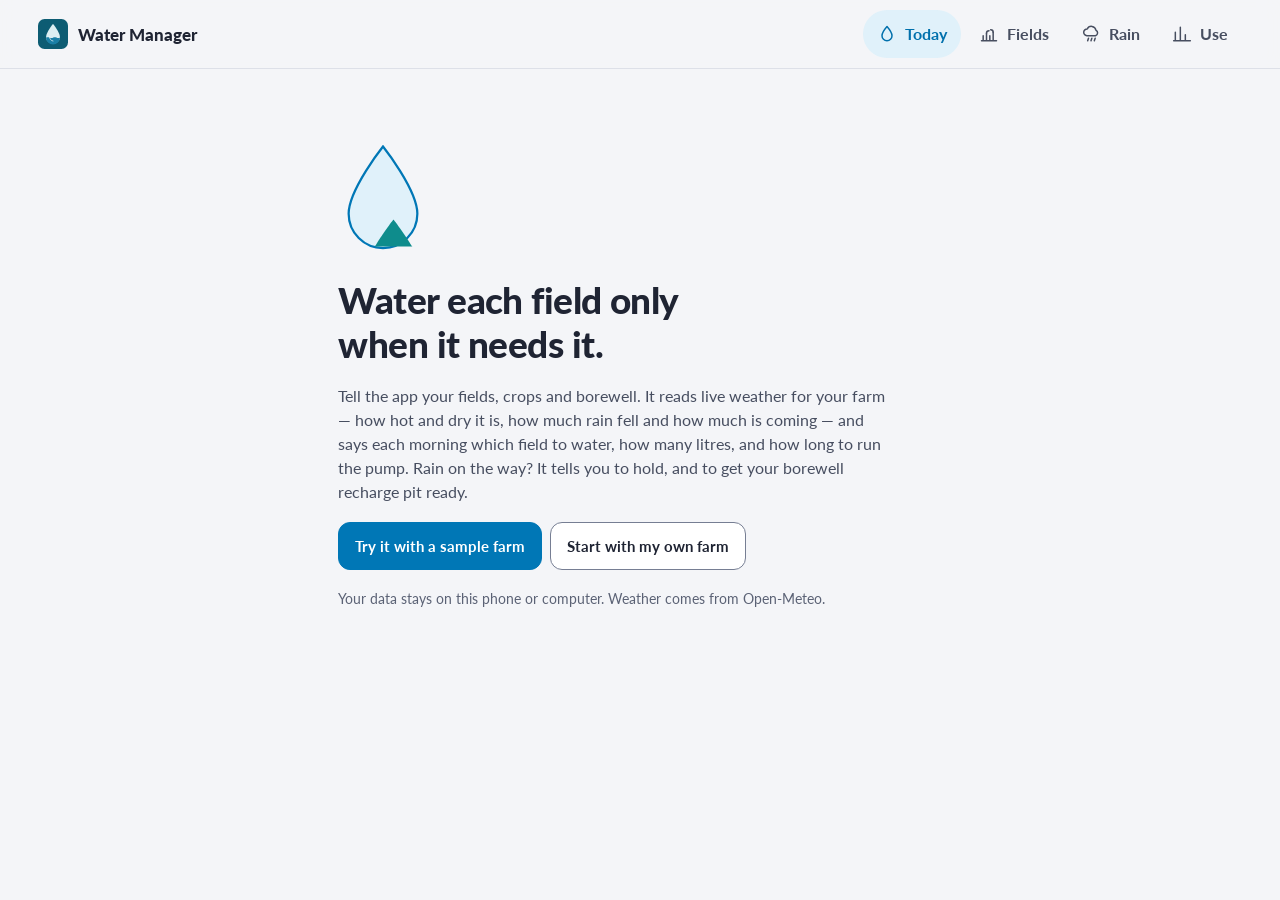
<file: index.html>
<!doctype html>
<html lang="en" data-m3-primary="#0077b6">
<head>
<meta charset="utf-8">
<meta name="viewport" content="width=device-width, initial-scale=1, viewport-fit=cover">
<title>Water Manager</title>
<meta name="description" content="Farm irrigation planner: which field to water, how many litres and how long to run the pump, from live weather — plus borewell recharge and rainwater harvesting.">
<meta name="theme-color" content="#0077B6" media="(prefers-color-scheme: light)">
<meta name="theme-color" content="#10131B" media="(prefers-color-scheme: dark)">
<link rel="manifest" href="manifest.webmanifest">
<link rel="icon" href="icons/icon.svg" type="image/svg+xml">
<link rel="apple-touch-icon" href="icons/icon-192.png">
<meta name="apple-mobile-web-app-capable" content="yes">
<meta name="apple-mobile-web-app-title" content="Water">
<link rel="preconnect" href="https://fonts.googleapis.com">
<link rel="preconnect" href="https://fonts.gstatic.com" crossorigin>
<link rel="stylesheet" href="https://fonts.googleapis.com/css2?family=Lato:ital,wght@0,400;0,700;0,900;1,400&family=JetBrains+Mono:wght@400;500&display=swap">
<script src="kolam/m3/kolam-m3.js"></script>
<link rel="stylesheet" href="kolam/tokens.css">
<link rel="stylesheet" href="styles.css">
<link rel="stylesheet" href="kolam/m3/kolam-m3.css">
<!-- iOS app mode (Apple HIG): only switches on inside the iOS app (or ?app=ios); the website keeps its Kolam look -->
<link rel="stylesheet" href="kolam/ios/kolam-ios.css">
<script src="kolam/ios/kolam-ios.js"></script>
</head>
<body>
<header class="top">
  <a class="brand" href="#today" aria-label="Water Manager home">
    <img src="icons/icon.svg" alt="" width="30" height="30">
    <span>Water Manager</span>
  </a>
  <nav class="tabs" aria-label="Main">
    <a href="#today" data-tab="today"><svg viewBox="0 0 24 24" aria-hidden="true"><path d="M12 3s-6 7-6 11a6 6 0 0 0 12 0c0-4-6-11-6-11z"/></svg><span>Today</span></a>
    <a href="#fields" data-tab="fields"><svg viewBox="0 0 24 24" aria-hidden="true"><path d="M3 20h18M5 20v-6M9 20v-9M13 20v-6M17 20v-10"/><path d="M9 11c0-2 1.5-3 3-3M17 10c0-2-1.5-3-3-3"/></svg><span>Fields</span></a>
    <a href="#rain" data-tab="rain"><svg viewBox="0 0 24 24" aria-hidden="true"><path d="M7 14a4 4 0 0 1 .5-8 5.5 5.5 0 0 1 10.4 1.5A3.5 3.5 0 0 1 17.5 14z"/><path d="M9 17l-1 3M13 17l-1 3M17 17l-1 3"/></svg><span>Rain</span></a>
    <a href="#water" data-tab="water"><svg viewBox="0 0 24 24" aria-hidden="true"><path d="M4 20V10M10 20V4M16 20v-7M22 20H2"/></svg><span>Use</span></a>
  </nav>
</header>
<main id="view" tabindex="-1"></main>
<dialog id="dlg"></dialog>
<script type="module" src="app.js"></script>
</body>
</html>
</file>
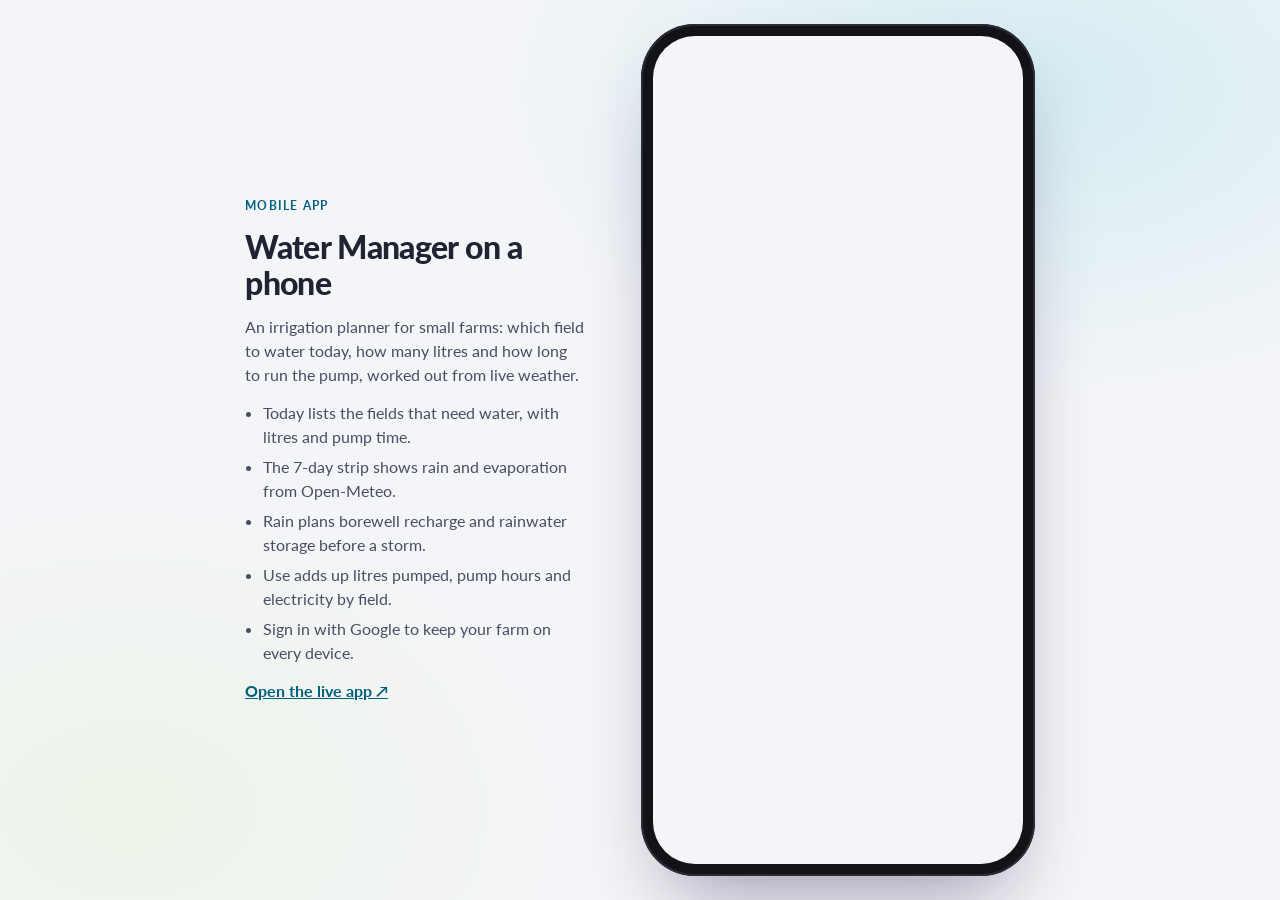
<file: prototype/mobile.html>
<!doctype html>
<html lang="en">
<head>
<meta charset="utf-8">
<meta name="viewport" content="width=device-width, initial-scale=1, viewport-fit=cover">
<title>Water Manager Mobile</title>
<script>
  // On a real phone, skip the frame and open the app itself.
  if (matchMedia("(max-width: 600px)").matches) location.replace("https://water-manager-beryl.vercel.app/" + location.hash);
</script>
<link rel="preconnect" href="https://fonts.googleapis.com">
<link rel="preconnect" href="https://fonts.gstatic.com" crossorigin>
<link rel="stylesheet" href="https://fonts.googleapis.com/css2?family=Lato:wght@400;700;900&family=Noto+Sans+Tamil:wght@400;700&display=swap">
<style>
:root{--bg:#F4F5F8;--ink:#1F2433;--muted:#474E60;--accent:#005F7A;--frame:#121318}
@media (prefers-color-scheme:dark){:root{color-scheme:dark;--bg:#10131B;--ink:#ECEEF4;--muted:#B4BACB;--accent:#7CCBE0;--frame:#000}}
*{box-sizing:border-box}
html,body{height:100%}
body{margin:0;background:radial-gradient(60% 50% at 80% 10%,#D4ECF2,transparent 70%),radial-gradient(50% 50% at 10% 90%,#E6F2DA88,transparent 70%),var(--bg);color:var(--ink);font:16px/1.5 Lato,"Noto Sans Tamil",system-ui,sans-serif;display:grid;place-items:center;padding:24px 16px}
@media (prefers-color-scheme:dark){body{background:radial-gradient(60% 50% at 80% 10%,#0E2A33,transparent 70%),var(--bg)}}
.stage{display:flex;gap:56px;align-items:center;justify-content:center;flex-wrap:wrap;max-width:1000px}
.copy{max-width:340px;display:grid;gap:14px}
.copy .k{font-size:12px;font-weight:700;letter-spacing:.1em;text-transform:uppercase;color:var(--accent)}
.copy h1{margin:0;font:900 32px/1.12 Lato,sans-serif;letter-spacing:-.02em}
.copy p{margin:0;color:var(--muted)}
.copy ul{margin:0;padding-left:18px;color:var(--muted);display:grid;gap:6px}
.copy a{color:var(--accent);font-weight:700}
.phone{width:390px;height:844px;max-height:calc(100vh - 48px);aspect-ratio:390/844;border-radius:54px;padding:12px;background:var(--frame);box-shadow:0 40px 80px -30px rgba(30,20,70,.45),inset 0 0 0 2px #2a2b33;position:relative;flex:none}
.phone iframe{width:100%;height:100%;border:0;border-radius:42px;background:#F4F5F8;display:block}
@media (max-height:900px){.phone{height:calc(100vh - 48px);width:auto}}
@media (max-width:820px){.copy{display:none}}
</style>
</head>
<body>
<div class="stage">
  <div class="copy">
    <span class="k">Mobile app</span>
    <h1>Water Manager on a phone</h1>
    <p>An irrigation planner for small farms: which field to water today, how many litres and how long to run the pump, worked out from live weather.</p>
    <ul>
      <li>Today lists the fields that need water, with litres and pump time.</li>
      <li>The 7-day strip shows rain and evaporation from Open-Meteo.</li>
      <li>Rain plans borewell recharge and rainwater storage before a storm.</li>
      <li>Use adds up litres pumped, pump hours and electricity by field.</li>
      <li>Sign in with Google to keep your farm on every device.</li>
    </ul>
    <p><a href="https://water-manager-beryl.vercel.app" target="_blank" rel="noopener">Open the live app ↗</a></p>
  </div>
  <div class="phone"><iframe src="https://water-manager-beryl.vercel.app/" title="Water Manager mobile app" allow="geolocation"></iframe></div>
</div>
</body>
</html>
</file>
<file: kolam/tokens.css>
/* Kolam tokens — light, dark, high-contrast. Generated from tokens.json */
:root, [data-theme="light"] {
  color-scheme: light;
  --bg: #f4f5f8;
  --surface: #ffffff;
  --surface-sunken: #eaecf1;
  --surface-raised: #ffffff;
  --line: #dde0e8;
  --line-strong: #767e93;
  --ink: #1f2433;
  --ink-2: #474e60;
  --ink-muted: #5b6275;
  --sidebar: #1f2433;
  --on-sidebar: #f4f5f8;
  --primary: #0077b6;
  --primary-hover: #006aa2;
  --on-primary: #ffffff;
  --primary-soft: #e0f1fa;
  --primary-text: #0070ac;
  --secondary: #0e8c8c;
  --secondary-strong: #0d8080;
  --secondary-hover: #0b6b6b;
  --on-secondary: #ffffff;
  --secondary-soft: #e3f4f4;
  --secondary-text: #0c7777;
  --accent: #d63384;
  --accent-hover: #bf2672;
  --on-accent: #ffffff;
  --accent-soft: #fbe7f1;
  --accent-text: #c52876;
  --success: #0b7a55;
  --success-soft: #dcf2e8;
  --warning: #8c5300;
  --warning-soft: #fcefd3;
  --danger: #b5360b;
  --danger-soft: #fbe5dc;
  --on-danger: #ffffff;
  --info: #0c7777;
  --info-soft: #e3f4f4;
  --focus: #1d4ed8;
  --scrim: #1f243399;
  --shadow-1: 0 1px 2px #1f24330f, 0 1px 1px #1f24330a;
  --shadow-2: 0 4px 12px #1f243314, 0 2px 4px #1f24330d;
  --shadow-3: 0 16px 40px #1f243326, 0 4px 12px #1f243314;
}
@media (prefers-color-scheme: dark) {
  :root:not([data-theme="light"]):not([data-theme="contrast"]) {
    color-scheme: dark;
    --bg: #10131b;
    --surface: #171b26;
    --surface-sunken: #0b0d13;
    --surface-raised: #1f2433;
    --line: #2a3040;
    --line-strong: #6f7891;
    --ink: #eceef4;
    --ink-2: #b4bacb;
    --ink-muted: #9097aa;
    --sidebar: #0b0d13;
    --on-sidebar: #eceef4;
    --primary: #4fb3e8;
    --primary-hover: #7cc7f0;
    --on-primary: #04223a;
    --primary-soft: #0b2b40;
    --primary-text: #7cc7f0;
    --secondary: #3cc4c4;
    --secondary-strong: #3cc4c4;
    --secondary-hover: #6fd8d8;
    --on-secondary: #032a2a;
    --secondary-soft: #0b3232;
    --secondary-text: #6fd8d8;
    --accent: #f06aaa;
    --accent-hover: #f594c2;
    --on-accent: #2a0716;
    --accent-soft: #3d1029;
    --accent-text: #f59ac5;
    --success: #4cc79a;
    --success-soft: #0e3326;
    --warning: #f2b44a;
    --warning-soft: #3a2a0c;
    --danger: #ff8a63;
    --danger-soft: #42190d;
    --on-danger: #2a0a00;
    --info: #6fd8d8;
    --info-soft: #0b3232;
    --focus: #9cbcff;
    --scrim: #000000b3;
    --shadow-1: 0 1px 2px #00000066;
    --shadow-2: 0 6px 16px #00000080;
    --shadow-3: 0 20px 48px #000000a6;
  }
}
[data-theme="dark"] {
  color-scheme: dark;
  --bg: #10131b;
  --surface: #171b26;
  --surface-sunken: #0b0d13;
  --surface-raised: #1f2433;
  --line: #2a3040;
  --line-strong: #6f7891;
  --ink: #eceef4;
  --ink-2: #b4bacb;
  --ink-muted: #9097aa;
  --sidebar: #0b0d13;
  --on-sidebar: #eceef4;
  --primary: #4fb3e8;
  --primary-hover: #7cc7f0;
  --on-primary: #04223a;
  --primary-soft: #0b2b40;
  --primary-text: #7cc7f0;
  --secondary: #3cc4c4;
  --secondary-strong: #3cc4c4;
  --secondary-hover: #6fd8d8;
  --on-secondary: #032a2a;
  --secondary-soft: #0b3232;
  --secondary-text: #6fd8d8;
  --accent: #f06aaa;
  --accent-hover: #f594c2;
  --on-accent: #2a0716;
  --accent-soft: #3d1029;
  --accent-text: #f59ac5;
  --success: #4cc79a;
  --success-soft: #0e3326;
  --warning: #f2b44a;
  --warning-soft: #3a2a0c;
  --danger: #ff8a63;
  --danger-soft: #42190d;
  --on-danger: #2a0a00;
  --info: #6fd8d8;
  --info-soft: #0b3232;
  --focus: #9cbcff;
  --scrim: #000000b3;
  --shadow-1: 0 1px 2px #00000066;
  --shadow-2: 0 6px 16px #00000080;
  --shadow-3: 0 20px 48px #000000a6;
}
@media (prefers-contrast: more) {
  :root:not([data-theme]) {
    --bg: #ffffff;
    --surface: #ffffff;
    --surface-sunken: #f0f1f4;
    --surface-raised: #ffffff;
    --line: #595959;
    --line-strong: #000000;
    --ink: #000000;
    --ink-2: #1a1a1a;
    --ink-muted: #333333;
    --sidebar: #000000;
    --on-sidebar: #ffffff;
    --primary: #005480;
    --primary-hover: #003f60;
    --on-primary: #ffffff;
    --primary-soft: #e0f1fa;
    --primary-text: #005480;
    --secondary: #095959;
    --secondary-strong: #095959;
    --secondary-hover: #064545;
    --on-secondary: #ffffff;
    --secondary-soft: #e3f4f4;
    --secondary-text: #095959;
    --accent: #921d58;
    --accent-hover: #73164a;
    --on-accent: #ffffff;
    --accent-soft: #fbe7f1;
    --accent-text: #921d58;
    --success: #00533a;
    --success-soft: #dcf2e8;
    --warning: #5c3b00;
    --warning-soft: #fcefd3;
    --danger: #8a2400;
    --danger-soft: #fbe5dc;
    --on-danger: #ffffff;
    --info: #095959;
    --info-soft: #e3f4f4;
    --focus: #0033cc;
    --scrim: #000000b3;
    --shadow-1: none;
    --shadow-2: 0 0 0 2px #000000;
    --shadow-3: 0 0 0 3px #000000;
  }
}
[data-theme="contrast"] {
  color-scheme: light;
  --bg: #ffffff;
  --surface: #ffffff;
  --surface-sunken: #f0f1f4;
  --surface-raised: #ffffff;
  --line: #595959;
  --line-strong: #000000;
  --ink: #000000;
  --ink-2: #1a1a1a;
  --ink-muted: #333333;
  --sidebar: #000000;
  --on-sidebar: #ffffff;
  --primary: #005480;
  --primary-hover: #003f60;
  --on-primary: #ffffff;
  --primary-soft: #e0f1fa;
  --primary-text: #005480;
  --secondary: #095959;
  --secondary-strong: #095959;
  --secondary-hover: #064545;
  --on-secondary: #ffffff;
  --secondary-soft: #e3f4f4;
  --secondary-text: #095959;
  --accent: #921d58;
  --accent-hover: #73164a;
  --on-accent: #ffffff;
  --accent-soft: #fbe7f1;
  --accent-text: #921d58;
  --success: #00533a;
  --success-soft: #dcf2e8;
  --warning: #5c3b00;
  --warning-soft: #fcefd3;
  --danger: #8a2400;
  --danger-soft: #fbe5dc;
  --on-danger: #ffffff;
  --info: #095959;
  --info-soft: #e3f4f4;
  --focus: #0033cc;
  --scrim: #000000b3;
  --shadow-1: none;
  --shadow-2: 0 0 0 2px #000000;
  --shadow-3: 0 0 0 3px #000000;
}
:root {
  --space-0: 0px;
  --space-1: 4px;
  --space-2: 8px;
  --space-4: 16px;
  --space-6: 24px;
  --space-8: 32px;
  --space-10: 40px;
  --space-12: 48px;
  --space-16: 64px;
  --space-20: 80px;
  --space-24: 96px;
  --radius-xs: 4px;
  --radius-sm: 8px;
  --radius-md: 12px;
  --radius-lg: 16px;
  --radius-xl: 24px;
  --radius-pill: 999px;
  --size-control-sm: 32px;
  --size-control-md: 48px;
  --size-control-lg: 56px;
  --size-target-min: 48px;
  --size-icon-sm: 16px;
  --size-icon-md: 24px;
  --size-icon-lg: 32px;
  --size-measure: 68ch;
  --border-hairline: 1px;
  --border-control: 1.5px;
  --border-focus: 2px;
  --duration-fast: 120ms;
  --duration-base: 200ms;
  --duration-slow: 320ms;
  --font-display: Lato, "Noto Sans Tamil", ui-sans-serif, system-ui, -apple-system, "Segoe UI", sans-serif;
  --font-sans: Lato, "Noto Sans Tamil", ui-sans-serif, system-ui, -apple-system, "Segoe UI", sans-serif;
  --font-mono: "JetBrains Mono", ui-monospace, SFMono-Regular, Menlo, monospace;
}
.display-xl { font-family: var(--font-display); font-size: 48px; line-height: 56px; font-weight: 900; letter-spacing: -0.02em; }
.display-lg { font-family: var(--font-display); font-size: 36px; line-height: 40px; font-weight: 900; letter-spacing: -0.015em; }
.heading-1 { font-family: var(--font-display); font-size: 28px; line-height: 36px; font-weight: 700; letter-spacing: -0.01em; }
.heading-2 { font-family: var(--font-display); font-size: 22px; line-height: 28px; font-weight: 700; }
.heading-3 { font-family: var(--font-display); font-size: 18px; line-height: 24px; font-weight: 700; }
.body-lg { font-family: var(--font-sans); font-size: 18px; line-height: 28px; font-weight: 400; }
.body { font-family: var(--font-sans); font-size: 16px; line-height: 24px; font-weight: 400; }
.body-sm { font-family: var(--font-sans); font-size: 14px; line-height: 20px; font-weight: 400; }
.label { font-family: var(--font-sans); font-size: 14px; line-height: 20px; font-weight: 700; }
.caption { font-family: var(--font-sans); font-size: 12px; line-height: 16px; font-weight: 700; letter-spacing: 0.03em; }
.mono { font-family: var(--font-mono); font-size: 14px; line-height: 20px; font-weight: 400; }
</file>
<file: styles.css>
/* Kolam design system: colours, spacing, radii and fonts come from kolam/tokens.css (loaded first).
   Only app aliases and app-specific pictorial colours are defined here. */
:root {
  /* aliases onto Kolam tokens */
  --sunk: var(--surface-sunken); --muted: var(--ink-muted); --primary-ink: var(--on-primary);
  --clay: var(--accent); --on-clay: var(--on-accent);
  --water: var(--secondary); --water-text: var(--secondary-text);
  --cloud: var(--surface-raised);
  --good: var(--success); --good-soft: var(--success-soft);
  --warn: var(--warning); --warn-soft: var(--warning-soft);
  --crit: var(--danger); --crit-soft: var(--danger-soft);
  --radius: var(--radius-lg); --shadow: var(--shadow-1);
  --font: var(--font-sans); --display: var(--font-display); --mono: var(--font-mono);
  /* app-specific pictorial colours (weather icon + soak-pit cross-section) */
  --sun: #E0A21B;
  --soil: #D9C6A8; --soil-dark: #BFA27A; --sand: #EBDDB5; --gravel: #B9B1A3; --boulder: #6E675E; --casing: #5B6C72;
}
@media (prefers-color-scheme: dark) {
  :root:not([data-theme="light"]):not([data-theme="contrast"]) {
    --soil: #4A3E2E; --soil-dark: #5E4D36; --sand: #6D6146; --gravel: #5A554D; --boulder: #3F3B36; --casing: #93A6AC;
  }
}
:root[data-theme="dark"] {
  --soil: #4A3E2E; --soil-dark: #5E4D36; --sand: #6D6146; --gravel: #5A554D; --boulder: #3F3B36; --casing: #93A6AC;
}

* { box-sizing: border-box; }
html { -webkit-text-size-adjust: 100%; }
body { margin: 0; background: var(--bg); color: var(--ink); font: 16px/1.5 var(--font); padding-bottom: calc(76px + env(safe-area-inset-bottom)); }
h1, h2, h3 { font-family: var(--display); line-height: 1.2; margin: 0; letter-spacing: -0.01em; }
h1 { font-size: clamp(1.6rem, 4.5vw, 2.3rem); font-weight: 900; letter-spacing: -0.015em; text-wrap: balance; }
h2 { font-size: 1.2rem; font-weight: 700; }
h3 { font-size: 1.02rem; font-weight: 700; }
p { margin: 0; }
a { color: var(--primary-text); }
small { color: var(--muted); font-size: .82rem; }
.mono, .amount b, .facts b, .meta { font-family: var(--mono); font-weight: 500; }

/* header + tabs */
.top { position: sticky; top: 0; z-index: 5; display: flex; align-items: center; gap: 24px; padding: 10px var(--gutter); background: color-mix(in srgb, var(--bg) 88%, transparent); backdrop-filter: blur(10px); border-bottom: 1px solid var(--line); }
.brand { display: flex; gap: 10px; align-items: center; color: var(--ink); text-decoration: none; font: 900 1.05rem var(--display); }
.tabs { display: flex; gap: 4px; margin-left: auto; }
.tabs a { display: flex; gap: 8px; align-items: center; min-height: var(--size-control-md); padding: 8px 14px; border-radius: var(--radius-pill); color: var(--ink-2); text-decoration: none; font-weight: 700; }
.tabs a[aria-current] { background: var(--primary-soft); color: var(--primary-text); }
.tabs svg { width: 20px; height: 20px; fill: none; stroke: currentColor; stroke-width: 1.8; stroke-linecap: round; stroke-linejoin: round; }
@media (max-width: 720px) {
  .top { backdrop-filter: none; background: var(--bg); }
  .tabs { position: fixed; inset: auto 0 0 0; margin: 0; justify-content: space-around; padding: 6px 8px calc(6px + env(safe-area-inset-bottom)); background: var(--surface); border-top: 1px solid var(--line); }
  .tabs a { flex-direction: column; gap: 2px; padding: 6px 12px; font-size: .75rem; border-radius: var(--radius-md); }
}
@media (min-width: 721px) { body { padding-bottom: 40px; } }

/* Full-width layout: pages fill the screen with a fluid side gutter; text keeps its own measure */
:root { --gutter: clamp(16px, 3vw, 48px); }
.page { width: 100%; margin: 0 auto; padding: 24px var(--gutter) 40px; display: grid; gap: 18px; }
.page-head { display: grid; gap: 8px; }
.page-head.split { grid-template-columns: 1fr auto; align-items: start; gap: 16px; }
@media (max-width: 600px) { .page-head.split { grid-template-columns: 1fr; } }
.lede { color: var(--ink-2); max-width: 62ch; }
.eyebrow { color: var(--muted); font-size: .82rem; font-weight: 700; letter-spacing: .02em; }
.sec { margin-top: 14px; display: flex; gap: 10px; align-items: baseline; flex-wrap: wrap; }
.sec small { font: 400 .85rem var(--font); }
.fine { color: var(--muted); font-size: .9rem; }
.detail { color: var(--ink-2); font-size: .95rem; }
.back { text-decoration: none; font-weight: 700; }
.row { display: flex; gap: 8px; flex-wrap: wrap; align-items: center; }
.row.end { justify-content: flex-end; margin-top: 8px; }

/* buttons */
.btn { font: 700 .95rem var(--font); border: var(--border-control) solid var(--line-strong); background: var(--surface); color: var(--ink); padding: 10px 16px; border-radius: var(--radius-md); cursor: pointer; display: inline-flex; align-items: center; gap: 6px; min-height: var(--size-control-md); }
.btn:hover { background: var(--surface-sunken); }
.btn.primary { background: var(--primary); color: var(--primary-ink); border-color: var(--primary); }
.btn.primary:hover { background: var(--primary-hover); border-color: var(--primary-hover); }
.btn.stop { background: var(--clay); border-color: var(--clay); color: var(--on-clay); }
.btn.stop:hover { background: var(--accent-hover); border-color: var(--accent-hover); }
.btn.ghost { background: transparent; }
.btn.sm { padding: 6px 12px; min-height: var(--size-control-md); font-size: .88rem; }
.btn:disabled { opacity: .45; cursor: not-allowed; }
.btn.danger, .link.danger { color: var(--crit); }
.link { background: none; border: 0; color: var(--primary-text); font: inherit; font-weight: 700; cursor: pointer; padding: 0; text-decoration: underline; text-underline-offset: 3px; }
.icon-btn { background: none; border: 0; color: var(--muted); cursor: pointer; font-size: 1rem; padding: 8px; min-width: var(--size-target-min); min-height: var(--size-target-min); border-radius: var(--radius-pill); }
.icon-btn:hover { background: var(--sunk); color: var(--crit); }
:focus-visible { outline: 2px solid var(--focus); outline-offset: 2px; }

.place { display: flex; align-items: center; gap: 8px; border: var(--border-control) solid var(--line-strong); background: var(--surface); border-radius: var(--radius-pill); min-height: var(--size-control-md); padding: 8px 14px; font: 700 .92rem var(--font); color: var(--ink); cursor: pointer; justify-self: start; }
.place svg { width: 18px; height: 18px; fill: none; stroke: var(--primary); stroke-width: 2; }
.place small { font-weight: 400; }

/* status pill (icon + label, never color alone) */
.pill { display: inline-flex; align-items: center; gap: 6px; padding: 3px 10px 3px 4px; border-radius: var(--radius-pill); font-weight: 700; font-size: .88rem; width: fit-content; }
.pill b { display: grid; place-items: center; width: 20px; height: 20px; border-radius: 50%; color: var(--surface); font-size: .75rem; }
.pill.good { background: var(--good-soft); color: var(--good); } .pill.good b { background: var(--good); }
.pill.warn { background: var(--warn-soft); color: var(--warn); } .pill.warn b { background: var(--warn); }
.pill.crit { background: var(--crit-soft); color: var(--crit); } .pill.crit b { background: var(--crit); }
.pill.info { background: var(--info-soft); color: var(--info); } .pill.info b { background: var(--info); }
.pill.muted { background: var(--sunk); color: var(--muted); } .pill.muted b { background: var(--muted); }

/* weather strip */
.strip { list-style: none; margin: 0; padding: 0; display: grid; grid-template-columns: repeat(7, minmax(78px, 1fr)); gap: 8px; overflow-x: auto; scrollbar-width: none; }
.strip li { background: var(--surface); border: 1px solid var(--line); border-radius: var(--radius-md); padding: 10px 6px; display: grid; justify-items: center; gap: 2px; font-size: .85rem; }
.strip li.is-today { border-color: var(--primary); box-shadow: inset 0 0 0 1px var(--primary); }
.strip .d { font-weight: 700; } .strip .t { font-family: var(--mono); }
.strip .r { color: var(--water-text); font-weight: 700; } .strip .r.big { background: var(--info-soft); color: var(--info); border-radius: var(--radius-xs); padding: 0 6px; }
.strip .e { color: var(--muted); font-size: .75rem; }

/* field cards */
.cards { display: grid; grid-template-columns: repeat(auto-fill, minmax(min(100%, 420px), 1fr)); gap: 14px; }
.card { position: relative; display: grid; grid-template-columns: 56px 1fr; gap: 16px; background: var(--surface); border: 1px solid var(--line); border-radius: var(--radius); padding: 16px; box-shadow: var(--shadow); }
.card.crit { border-left: 4px solid var(--crit); } .card.warn { border-left: 4px solid var(--warn); }
.card.info { border-left: 4px solid var(--info); } .card.good { border-left: 4px solid var(--good); }
.card-link { position: absolute; inset: 0; border-radius: inherit; }
.card .btn, .card .link { position: relative; z-index: 1; }
.card-body { display: grid; gap: 6px; align-content: start; }
.amount { font-size: .95rem; color: var(--ink-2); }
.amount b { color: var(--ink); }

.gauge { position: relative; width: 56px; height: 120px; border: 2px solid var(--line-strong); border-radius: var(--radius-sm) var(--radius-sm) var(--radius-md) var(--radius-md); overflow: hidden; background: var(--sunk); }
.gauge.empty { opacity: .4; }
.gauge .fill { position: absolute; inset: auto 0 0 0; background: linear-gradient(to top, var(--primary), var(--water)); transition: height .6s cubic-bezier(.2,.8,.2,1); }
.gauge .fill::before { content: ""; position: absolute; top: -5px; left: -50%; width: 200%; height: 10px; background: radial-gradient(circle at 25% 100%, transparent 5px, var(--water) 6px) 0 0 / 20px 10px repeat-x; opacity: .7; animation: wave 3s linear infinite; }
@keyframes wave { to { transform: translateX(20px); } }
.gauge .line { position: absolute; left: 0; right: 0; border-top: 2px dashed var(--clay); }
.gauge span { position: absolute; inset: 6px 4px auto; text-align: center; font: 500 .8rem var(--mono); color: var(--ink); background: var(--surface); border-radius: var(--radius-xs); }
@media (prefers-reduced-motion: reduce) { .gauge .fill::before { animation: none; } .ripple { animation: none !important; } }

/* running pump */
.running { position: relative; overflow: hidden; display: grid; grid-template-columns: 1fr auto; align-items: center; gap: 12px; padding: 16px 18px; border-radius: var(--radius); background: var(--primary); color: var(--primary-ink); }
.running .eyebrow { color: inherit; }
.running .bar { height: 6px; background: color-mix(in srgb, currentColor 25%, transparent); border-radius: var(--radius-pill); margin-top: 8px; overflow: hidden; }
.running .bar span { display: block; height: 100%; background: currentColor; border-radius: var(--radius-pill); transition: width 1s linear; }
.running > div:not(.ripple) { position: relative; }
.running .btn { position: relative; }
.ripple { position: absolute; right: -60px; top: -60px; width: 200px; height: 200px; border-radius: 50%; border: 2px solid color-mix(in srgb, currentColor 30%, transparent); animation: ripple 2.4s ease-out infinite; }
@keyframes ripple { from { transform: scale(.4); opacity: 1; } to { transform: scale(1.4); opacity: 0; } }

.rain-alert { display: flex; gap: 14px; align-items: center; padding: 14px 16px; background: var(--info-soft); color: var(--ink); border: 1px solid color-mix(in srgb, var(--info) 30%, transparent); border-radius: var(--radius); text-decoration: none; }
.rain-alert svg { width: 34px; height: 34px; flex: none; fill: none; stroke: var(--info); stroke-width: 1.8; stroke-linecap: round; }
.rain-alert div { display: grid; gap: 2px; } .rain-alert span { color: var(--ink-2); font-size: .92rem; }

/* facts */
.facts { display: grid; grid-template-columns: repeat(auto-fit, minmax(160px, 1fr)); gap: 10px; }
.facts > div { background: var(--surface); border: 1px solid var(--line); border-radius: var(--radius-md); padding: 12px 14px; display: grid; gap: 2px; }
.facts span { color: var(--muted); font-size: .82rem; } .facts b { font-size: 1.25rem; }

/* lists */
.list { list-style: none; margin: 0; padding: 0; background: var(--surface); border: 1px solid var(--line); border-radius: var(--radius); overflow: hidden; }
.list li { display: flex; align-items: center; gap: 8px; border-top: 1px solid var(--line); }
.list li:first-child { border-top: 0; }
.list li > a, .list li > .rowbtn { flex: 1; display: flex; justify-content: space-between; align-items: center; gap: 12px; padding: 14px 16px; color: inherit; text-decoration: none; background: none; border: 0; font: inherit; text-align: left; cursor: pointer; }
.list li > a:hover, .list .rowbtn:hover { background: var(--sunk); }
.list.compact li { padding: 10px 8px 10px 16px; } .list.compact li > div { flex: 1; }
.list p { color: var(--ink-2); font-size: .9rem; }
.meta { color: var(--muted); font-size: .85rem; white-space: nowrap; }
.empty { padding: 28px; text-align: center; border: 2px dashed var(--line); border-radius: var(--radius); display: grid; gap: 12px; justify-items: center; color: var(--ink-2); }
.notice { background: var(--warn-soft); color: var(--ink); padding: 10px 14px; border-radius: var(--radius-md); }

/* chart */
.chart { position: relative; margin: 0; width: 100%; max-width: 1200px; background: var(--surface); border: 1px solid var(--line); border-radius: var(--radius); padding: 14px 10px 10px; }
.chart svg { display: block; width: 100%; height: auto; overflow: visible; touch-action: pan-y; }
.chart .grid { stroke: var(--line); stroke-width: 1; }
.chart .ax { fill: var(--muted); font: 11px var(--font); }
.chart .zone { fill: var(--warn-soft); }
.chart .zone-label { fill: var(--warn); font-weight: 700; }
.chart .thr { fill: none; stroke: var(--clay); stroke-width: 1.5; stroke-dasharray: 5 4; }
.chart .now { stroke: var(--ink-2); stroke-dasharray: 2 3; }
.chart .ln { fill: none; stroke: var(--primary); stroke-width: 2.5; stroke-linejoin: round; stroke-linecap: round; }
.chart .ln.fut { stroke-dasharray: 6 5; opacity: .7; }
.chart .dot { fill: var(--primary); stroke: var(--surface); stroke-width: 2; }
.chart .cross { stroke: var(--muted); stroke-width: 1; }
.chart .bars { margin-top: 4px; }
.b-rain { fill: var(--water); } .b-water { fill: var(--clay); }
.legend { display: flex; flex-wrap: wrap; gap: 14px; font-size: .82rem; color: var(--ink-2); padding: 8px 6px 0; }
.legend span { display: flex; align-items: center; gap: 6px; }
.legend i { display: inline-block; width: 16px; height: 10px; border-radius: var(--radius-xs); }
.k-ln { background: var(--primary); height: 3px !important; } .k-thr { border-top: 2px dashed var(--clay); height: 0 !important; }
.k-rain { background: var(--water); } .k-water { background: var(--clay); }
.tip { position: absolute; pointer-events: none; background: var(--ink); color: var(--bg); box-shadow: var(--shadow-2); border-radius: var(--radius-sm); padding: 8px 10px; font-size: .82rem; display: grid; gap: 1px; min-width: 130px; transform: translateY(-50%); }

/* use */
.daybars { margin: 0; display: grid; grid-template-columns: repeat(30, 1fr); gap: 3px; height: 140px; align-items: end; background: var(--surface); border: 1px solid var(--line); border-radius: var(--radius); padding: 14px 14px 30px; position: relative; }
.db { height: 100%; display: flex; align-items: end; }
.db span { display: block; width: 100%; background: var(--primary); border-radius: var(--radius-xs) var(--radius-xs) 0 0; min-height: 0; }
.db:hover span { background: var(--primary-hover); }
.daybars figcaption { position: absolute; inset: auto 14px 6px; display: flex; justify-content: space-between; font-size: .75rem; color: var(--muted); }
.tank { display: grid; gap: 6px; }
.tank-bar { height: 14px; background: var(--sunk); border-radius: var(--radius-pill); overflow: hidden; border: 1px solid var(--line); }
.tank-bar span { display: block; height: 100%; background: linear-gradient(90deg, var(--primary), var(--water)); }

/* rain */
.callout { background: var(--surface); border: 1px solid var(--line); border-radius: var(--radius); padding: 18px; display: grid; gap: 10px; }
.callout.rain { background: var(--info-soft); border-color: color-mix(in srgb, var(--info) 35%, transparent); }
.callout h3 { margin-top: 6px; }
.rain-days { margin: 0; padding-left: 18px; display: grid; gap: 4px; }
.rain-days span { color: var(--ink-2); font-size: .9rem; display: block; }
.steps { margin: 0; padding-left: 22px; display: grid; gap: 6px; color: var(--ink-2); }
.steps li::marker { color: var(--primary-text); font-weight: 700; }
.group { color: var(--primary-text); font-weight: 700; margin-top: 6px; font-size: .95rem; text-transform: uppercase; letter-spacing: .05em; }
.methods { display: grid; gap: 8px; }
.method { background: var(--surface); border: 1px solid var(--line); border-radius: var(--radius-md); padding: 0 16px; }
.method[open] { padding-bottom: 16px; }
.method summary { cursor: pointer; padding: 14px 0; display: grid; gap: 2px; list-style: none; }
.method summary::-webkit-details-marker { display: none; }
.method summary span { font-weight: 700; display: flex; justify-content: space-between; }
.method summary span::after { content: "+"; color: var(--primary-text); font: 500 1.2rem var(--mono); }
.method[open] summary span::after { content: "–"; }
.method > * + * { margin-top: 10px; }
.care { font-size: .92rem; }
.uses { display: grid; grid-template-columns: repeat(auto-fill, minmax(220px, 1fr)); gap: 10px; }
.uses > div { background: var(--surface); border: 1px solid var(--line); border-radius: var(--radius-md); padding: 14px; display: grid; gap: 4px; }
.uses p { color: var(--ink-2); font-size: .92rem; }
.big-number { font-size: 1.05rem; } .big-number b { font: 500 1.4rem var(--mono); color: var(--primary-text); }
.inline { display: flex; align-items: center; gap: 8px; color: var(--ink-2); }
.inline input { width: 90px; }
.pit { margin: 0; } .pit svg { width: 100%; max-width: 520px; height: auto; display: block; }
.svg-label { font: 700 11px var(--font); fill: var(--ink); } .svg-label.on-dark { fill: #fff; }

/* welcome */
.welcome { min-height: 70vh; align-content: center; justify-items: start; max-width: 680px; }
.hero-drop svg { width: 90px; height: 112px; }
.hero-drop path:first-child { fill: var(--primary-soft); stroke: var(--primary); stroke-width: 3; }
.hero-drop .wave { fill: var(--water); clip-path: path("M60 6C60 6 14 64 14 96a46 46 0 0 0 92 0C106 64 60 6 60 6z"); animation: wave 3s ease-in-out infinite alternate; }

/* dialog + forms */
dialog { border: 1px solid var(--line); border-radius: var(--radius-xl); padding: 0; width: min(560px, calc(100vw - 24px)); background: var(--surface-raised); color: var(--ink); box-shadow: var(--shadow-3); }
dialog::backdrop { background: var(--scrim); }
.dlg-form { padding: 20px; display: grid; gap: 12px; }
label { display: grid; gap: 4px; font-weight: 700; font-size: .9rem; }
label small { font-weight: 400; }
input, select { font: 400 1rem var(--font); padding: 10px 12px; border: var(--border-control) solid var(--line-strong); border-radius: var(--radius-md); background: var(--surface); color: var(--ink); min-height: var(--size-control-md); width: 100%; }
input:hover, select:hover { border-color: var(--ink-2); }
input::placeholder { color: var(--ink-muted); opacity: 1; }
.two { display: grid; grid-template-columns: 1fr 1fr; gap: 12px; }
@media (max-width: 480px) { .two { grid-template-columns: 1fr; } }
.choices { border: 0; padding: 0; margin: 0; display: grid; gap: 8px; }
.choices label { grid-template-columns: auto 1fr; column-gap: 10px; align-items: center; padding: 12px; border: var(--border-control) solid var(--line-strong); border-radius: var(--radius-md); cursor: pointer; }
.choices input { width: auto; min-height: 0; grid-row: span 2; accent-color: var(--primary); }
.choices span { font-weight: 400; color: var(--ink-2); grid-column: 2; }
.choices label:has(input:checked) { border-color: var(--primary); background: var(--primary-soft); }
.results { list-style: none; margin: 0; padding: 0; display: grid; gap: 4px; max-height: 260px; overflow: auto; }
.results button { width: 100%; min-height: var(--size-control-md); text-align: left; background: var(--surface); border: var(--border-control) solid var(--line-strong); border-radius: var(--radius-md); padding: 10px 12px; font: inherit; color: inherit; cursor: pointer; }
.results button:hover { background: var(--surface-sunken); }

.toast { position: fixed; left: 50%; bottom: calc(90px + env(safe-area-inset-bottom)); transform: translate(-50%, 20px); opacity: 0; pointer-events: none; background: var(--ink); color: var(--bg); box-shadow: var(--shadow-2); padding: 10px 16px; border-radius: var(--radius-md); display: flex; gap: 14px; align-items: center; transition: .25s; z-index: 20; max-width: calc(100vw - 32px); }
.toast.show { opacity: 1; transform: translate(-50%, 0); pointer-events: auto; }
.toast .link { color: var(--bg); }
.toast :focus-visible { outline-color: var(--bg); }
@media (min-width: 721px) { .toast { bottom: 24px; } }
.tip[hidden] { display: none; }
.facts b.word { font-family: var(--display); font-weight: 700; }
.chart .hover[hidden] { display: none; }

/* ---------- Android app mode (Material Design 3) ----------
   kolam/m3/kolam-m3.css (loaded after this file) builds the app bar and navigation bar and points the Kolam
   tokens at M3 colour roles. Here the app's own components get M3 shapes, surfaces and type.
   Only html.k-android (inside the Android app) is touched; the website keeps its Kolam look. */
html.k-android body { background: var(--md-sys-color-surface); padding-bottom: calc(80px + var(--md-inset-bottom)) !important; }
html.k-android .page { padding: 8px 16px 24px; }
html.k-android .back { display: none; }
html.k-android h1 { font: var(--md-sys-typescale-headline-medium); letter-spacing: 0; }
html.k-android h2 { font: var(--md-sys-typescale-title-large); }
/* cards and surfaces: M3 filled cards, no Kolam borders or shadows */
html.k-android :is(.card, .facts > div, .list, .chart, .daybars, .callout, .method, .uses > div, .strip li) { background: var(--md-sys-color-surface-container-low); border-color: transparent; box-shadow: none; border-radius: var(--md-sys-shape-corner-medium); }
html.k-android .card { border-left-width: 0; }
html.k-android .card:is(.crit, .warn, .info, .good) { box-shadow: inset 4px 0 0 var(--card-tone, var(--md-sys-color-primary)); }
html.k-android .card.crit { --card-tone: var(--crit); } html.k-android .card.warn { --card-tone: var(--warn); }
html.k-android .card.info { --card-tone: var(--info); } html.k-android .card.good { --card-tone: var(--good); }
html.k-android .strip li.is-today { background: var(--md-sys-color-secondary-container); color: var(--md-sys-color-on-secondary-container); box-shadow: none; }
html.k-android .callout.rain, html.k-android .rain-alert { background: var(--md-sys-color-primary-container); color: var(--md-sys-color-on-primary-container); border-color: transparent; border-radius: var(--md-sys-shape-corner-medium); }
html.k-android .running { border-radius: var(--md-sys-shape-corner-large); }
html.k-android .notice { border-radius: var(--md-sys-shape-corner-medium); }
html.k-android .empty { border-radius: var(--md-sys-shape-corner-medium); border-color: var(--md-sys-color-outline-variant); }
/* buttons: outlined by default, filled for primary, tonal for small */
html.k-android .btn { min-height: 40px; border-radius: var(--md-sys-shape-corner-full); padding: 10px 24px; font: var(--md-sys-typescale-label-large); background: transparent; border: 1px solid var(--md-sys-color-outline); color: var(--md-sys-color-primary); }
html.k-android .btn.primary { background: var(--md-sys-color-primary); color: var(--md-sys-color-on-primary); border-color: transparent; }
html.k-android .btn.sm { padding: 8px 16px; background: var(--md-sys-color-secondary-container); color: var(--md-sys-color-on-secondary-container); border-color: transparent; }
html.k-android .btn.stop { background: var(--md-sys-color-error); color: var(--md-sys-color-on-error); border-color: transparent; }
html.k-android .btn.ghost { border-color: transparent; }
html.k-android .running .btn { background: var(--md-sys-color-on-primary); color: var(--md-sys-color-primary); border-color: transparent; }
/* the place button reads as an assist chip */
html.k-android .place { min-height: 32px; border-radius: var(--md-sys-shape-corner-small); border: 1px solid var(--md-sys-color-outline-variant); background: transparent; font: var(--md-sys-typescale-label-large); }
/* choice tiles, search results, dialog */
html.k-android .choices label { border-radius: var(--md-sys-shape-corner-medium); border: 1px solid var(--md-sys-color-outline-variant); }
html.k-android .choices label:has(input:checked) { background: var(--md-sys-color-secondary-container); border-color: transparent; color: var(--md-sys-color-on-secondary-container); }
html.k-android .results button { border-radius: var(--md-sys-shape-corner-medium); border-color: transparent; background: var(--md-sys-color-surface-container); }
html.k-android dialog { border: 0; border-radius: var(--md-sys-shape-corner-extra-large); background: var(--md-sys-color-surface-container-high); box-shadow: var(--md-sys-elevation-level3); }
html.k-android dialog::backdrop { background: color-mix(in srgb, var(--md-sys-color-scrim) 32%, transparent); }
html.k-android .dlg-form { padding: 24px; }
html.k-android .toast { bottom: calc(96px + var(--md-inset-bottom)); border-radius: var(--md-sys-shape-corner-extra-small); }
html.k-android dialog :is(input:not([type=checkbox]):not([type=radio]), select) { min-height: 56px; border-radius: var(--md-sys-shape-corner-extra-small); border: 1px solid var(--md-sys-color-outline); background: transparent; }

/* ---------- iOS app mode (Apple HIG) ----------
   kolam/ios/kolam-ios.css (loaded after this file) builds the navigation bar, tab bar and sheets and maps the
   Kolam tokens onto iOS system colours. Here the app's own components get iOS shapes, materials and type.
   Only html.k-ios (inside the iOS app, or ?app=ios) is touched; the website keeps its Kolam look. */
html.k-ios body { background: var(--ios-grouped); }
html.k-ios .top, html.k-ios .back { display: none !important; } /* navigation bar + tab bar + edge swipe replace them */
html.k-ios .page { padding: 4px 16px 32px; }
html.k-ios h1 { font: 700 28px/1.214 var(--ios-font-display); letter-spacing: .013em; }
html.k-ios h2 { font: 700 22px/1.273 var(--ios-font-display); letter-spacing: -.012em; }
html.k-ios h3 { font: 600 17px/1.294 var(--ios-font); letter-spacing: -.024em; }
html.k-ios .eyebrow { font: 400 13px/1.385 var(--ios-font); letter-spacing: 0; color: var(--ios-label2); }
html.k-ios :is(a, button):active { opacity: .6; }
/* cards: inset grouped surfaces; status cards keep a tinted leading edge */
html.k-ios :is(.card, .facts > div, .list, .chart, .daybars, .callout, .method, .uses > div, .strip li) { background: var(--ios-grouped2); border-color: transparent; box-shadow: none; border-radius: var(--ios-radius-card); }
html.k-ios .card { border-left-width: 0; }
html.k-ios .card:is(.crit, .warn, .info, .good) { box-shadow: inset 4px 0 0 var(--card-tone, var(--ios-tint)); }
html.k-ios .card.crit { --card-tone: var(--crit); } html.k-ios .card.warn { --card-tone: var(--warn); }
html.k-ios .card.info { --card-tone: var(--info); } html.k-ios .card.good { --card-tone: var(--good); }
html.k-ios .strip li { border-radius: 16px; }
html.k-ios .strip li.is-today { outline: 2px solid var(--ios-tint); outline-offset: -2px; }
html.k-ios .callout.rain, html.k-ios .rain-alert { background: color-mix(in srgb, var(--ios-tint-fill) 14%, var(--ios-grouped2)); border-color: transparent; border-radius: var(--ios-radius-card); }
html.k-ios .running { border-radius: var(--ios-radius-card); }
html.k-ios :is(.notice, .empty) { border-radius: 16px; }
/* buttons: gray, tinted and filled capsules */
html.k-ios .btn { min-height: 44px; border: 0; border-radius: 999px; padding: 0 18px; background: var(--ios-fill3); color: var(--ios-tint); font: 600 17px/22px var(--ios-font); letter-spacing: -.024em; }
html.k-ios .btn.primary { background: var(--ios-tint-fill); color: var(--ios-on-tint); }
html.k-ios .btn.sm { min-height: 34px; padding: 0 14px; font: 600 15px/20px var(--ios-font); background: color-mix(in srgb, var(--ios-tint-fill) 15%, transparent); }
html.k-ios .btn.stop { background: #D70015; color: #fff; }
html.k-ios .btn.ghost { background: transparent; }
html.k-ios .btn.danger { color: #D70015; }
html.k-ios .running .btn { background: #fff; color: var(--primary); }
html.k-ios .place { min-height: 34px; border: 0; background: var(--ios-fill3); font: 500 15px/20px var(--ios-font); color: var(--ios-label); }
/* forms in the dialog: iOS bottom sheet with grouped fields */
html.k-ios dialog { margin: auto 0 0; width: 100%; max-width: 100%; max-height: 92vh; border: 0; border-radius: var(--ios-radius-sheet) var(--ios-radius-sheet) 0 0; background: var(--ios-grouped); box-shadow: none; padding-bottom: env(safe-area-inset-bottom); }
html.k-ios dialog::backdrop { background: var(--ios-scrim); }
html.k-ios .dlg-form { padding: 8px 16px 20px; }
html.k-ios .dlg-form::before { content: ""; justify-self: center; width: 36px; height: 5px; border-radius: 3px; background: var(--ios-fill); }
html.k-ios dialog :is(input:not([type=checkbox]):not([type=radio]), select, textarea) { min-height: 44px; border: 0; border-radius: var(--ios-radius-field); background: var(--ios-grouped2); font: 400 17px/1.294 var(--ios-font); color: var(--ios-label); box-shadow: none; }
html.k-ios .choices label { border: 0; border-radius: 16px; background: var(--ios-grouped2); }
html.k-ios .choices label:has(input:checked) { box-shadow: inset 0 0 0 2px var(--ios-tint); background: var(--ios-grouped2); }
html.k-ios .results button { border: 0; border-radius: 12px; background: var(--ios-grouped2); }
html.k-ios .toast { bottom: calc(var(--ios-tabbar-space, 96px) + 8px); border-radius: 16px; }
</file>
<file: kolam/ios/kolam-ios.css>
/* =====================================================================================
   Kolam iOS app mode — Apple Human Interface Guidelines (iOS 26, Liquid Glass)
   https://developer.apple.com/design/human-interface-guidelines/components

   Everything here is scoped to html.k-ios, which kolam-ios.js adds ONLY inside an iOS app
   shell (WKWebView), an iOS Home Screen web app, or with ?app=ios. In a normal browser
   (Safari included) nothing in this file applies and the app keeps its Kolam look.

   Load after tokens.css and kolam.css:
     <link rel="stylesheet" href="https://tgopinath.github.io/kolam-design-system/ios/kolam-ios.css">
   Add class k-ios-classic to <html> (or init({ style: 'classic' })) for the pre-iOS 26 look:
   full-width translucent bars and "‹ Back" text buttons instead of floating glass.
   ===================================================================================== */

/* ---------- Visibility helpers (these two work everywhere) ---------- */
html:not(.k-ios) .ios-only { display: none !important; }
html.k-ios .web-only { display: none !important; }

/* ---------- System colours (light) ---------- */
html.k-ios {
  /* Typography: San Francisco via -apple-system (HIG). Tamil falls back to Noto Sans Tamil. */
  --ios-font: -apple-system, "SF Pro Text", system-ui, "Noto Sans Tamil", sans-serif;
  --ios-font-display: -apple-system, "SF Pro Display", system-ui, "Noto Sans Tamil", sans-serif;
  --ios-font-rounded: ui-rounded, -apple-system, "SF Pro Rounded", system-ui, sans-serif;
  --font-sans: var(--ios-font);
  --font-display: var(--ios-font-display);
  --ios-dt: 1; /* Dynamic Type scale, set by kolam-ios.js from the user's text size (body = 17pt at Large) */

  /* Tint: each app's Kolam primary. --primary-text is the AA-safe shade for text and icons. */
  --ios-tint: var(--primary-text, #0070ac);
  --ios-tint-fill: var(--primary, #0077b6);
  --ios-on-tint: var(--on-primary, #ffffff);
  --ios-tint-soft: color-mix(in srgb, var(--ios-tint-fill) 14%, transparent);

  --ios-label: #000000;
  --ios-label2: rgba(60, 60, 67, .74);   /* HIG uses .6; darkened to pass WCAG AA (4.5:1) on white */
  --ios-label3: rgba(60, 60, 67, .3);
  --ios-label4: rgba(60, 60, 67, .18);
  --ios-placeholder: rgba(60, 60, 67, .6);
  --ios-sep: rgba(60, 60, 67, .29);
  --ios-sep-opaque: #c6c6c8;
  --ios-field-edge: rgba(60, 60, 67, .6);   /* 3:1 boundary for standalone fields (WCAG 1.4.11) */
  --ios-fill: rgba(120, 120, 128, .2);
  --ios-fill2: rgba(120, 120, 128, .16);
  --ios-fill3: rgba(118, 118, 128, .12);
  --ios-fill4: rgba(116, 116, 128, .08);
  --ios-bg: #ffffff;
  --ios-bg2: #f2f2f7;
  --ios-bg3: #ffffff;
  --ios-grouped: #f2f2f7;
  --ios-grouped2: #ffffff;
  --ios-grouped3: #f2f2f7;
  --ios-elevated: #ffffff;
  --ios-gray: #8e8e93; --ios-gray2: #aeaeb2; --ios-gray3: #c7c7cc; --ios-gray4: #d1d1d6; --ios-gray5: #e5e5ea; --ios-gray6: #f2f2f7;
  --ios-red: #ff3b30; --ios-orange: #ff9500; --ios-yellow: #ffcc00; --ios-green: #34c759; --ios-mint: #00c7be;
  --ios-teal: #30b0c7; --ios-cyan: #32ade6; --ios-blue: #007aff; --ios-indigo: #5856d6; --ios-purple: #af52de;
  --ios-pink: #ff2d55; --ios-brown: #a2845e;
  --ios-red-text: #d70015;   /* destructive text and badges: the Increase Contrast red, AA on white */
  --ios-green-text: #248a3d;

  /* Materials. Liquid Glass for the functional layer (bars, controls); never for content. */
  --ios-glass: rgba(255, 255, 255, .64);
  --ios-glass-strong: rgba(255, 255, 255, .86);
  --ios-glass-edge: rgba(255, 255, 255, .75);
  --ios-glass-shade: 0 8px 28px rgba(0, 0, 0, .12), 0 1px 3px rgba(0, 0, 0, .08);
  --ios-glass-filter: saturate(180%) blur(16px);
  --ios-bar: rgba(249, 249, 249, .82);          /* classic bar material */
  --ios-thin: rgba(255, 255, 255, .7);          /* thin material for menus, banners */
  --ios-scrim: rgba(0, 0, 0, .2);
  --ios-alert-scrim: rgba(0, 0, 0, .3);
  --ios-press: rgba(0, 0, 0, .08);
  --ios-row-press: #d1d1d6;

  --ios-radius-row: 26px;   /* inset grouped sections (iOS 26) */
  --ios-radius-card: 26px;
  --ios-radius-field: 12px;
  --ios-radius-sheet: 38px;
  --ios-radius-alert: 34px;
  --ios-radius-menu: 22px;
  --ios-ease: cubic-bezier(.32, .72, 0, 1);    /* UIKit-like spring curve */
  --ios-dur: .38s;

  --sat: env(safe-area-inset-top, 0px);
  --sab: env(safe-area-inset-bottom, 0px);
  --sal: env(safe-area-inset-left, 0px);
  --sar: env(safe-area-inset-right, 0px);
  --ios-tabbar-h: 62px;
  --ios-tabbar-space: calc(var(--ios-tabbar-h) + max(var(--sab), 12px) + 16px);
  --ios-toolbar-space: calc(48px + max(var(--sab), 12px) + 16px);

  color-scheme: light;
}
/* Kolam tokens remapped to iOS system colours, so every k- component follows along.
   The repeated class outranks Kolam theme rules such as :root:not([data-theme="light"]):not([data-theme="contrast"]) (0,3,0). */
html.k-ios.k-ios.k-ios.k-ios {
  --bg: var(--ios-grouped);
  --surface: var(--ios-grouped2);
  --surface-sunken: var(--ios-fill3);
  --surface-raised: var(--ios-elevated);
  --line: var(--ios-sep);
  --line-strong: var(--ios-field-edge);
  --ink: var(--ios-label);
  --ink-2: var(--ios-label2);
  --ink-muted: var(--ios-label2);
  --scrim: var(--ios-alert-scrim);
  --shadow-1: none;
  --radius-md: 12px;
  --radius-lg: 26px;
  --size-target-min: 44px;   /* HIG: 44 × 44 pt minimum hit region */
  --size-control-md: 44px;

}
html.k-ios.k-ios.k-ios.k-ios.k-ios-classic {
  --ios-radius-row: 10px; --ios-radius-card: 12px; --ios-radius-field: 10px;
  --ios-radius-sheet: 10px; --ios-radius-alert: 14px; --ios-radius-menu: 13px;
  --ios-tabbar-h: 49px; --ios-tabbar-space: calc(49px + var(--sab)); --ios-toolbar-space: calc(44px + var(--sab));
  --radius-lg: 10px;
}

/* ---------- System colours (dark) ---------- */
@media (prefers-color-scheme: dark) {
  html.k-ios:not([data-theme="light"]):not([data-theme="contrast"]) {
    --ios-label: #ffffff; --ios-label2: rgba(235, 235, 245, .64); --ios-label3: rgba(235, 235, 245, .3); --ios-label4: rgba(235, 235, 245, .16);
    --ios-placeholder: rgba(235, 235, 245, .55); --ios-sep: rgba(84, 84, 88, .65); --ios-sep-opaque: #38383a; --ios-field-edge: rgba(235, 235, 245, .42);
    --ios-fill: rgba(120, 120, 128, .36); --ios-fill2: rgba(120, 120, 128, .32); --ios-fill3: rgba(118, 118, 128, .24); --ios-fill4: rgba(118, 118, 128, .18);
    --ios-bg: #000000; --ios-bg2: #1c1c1e; --ios-bg3: #2c2c2e; --ios-grouped: #000000; --ios-grouped2: #1c1c1e; --ios-grouped3: #2c2c2e; --ios-elevated: #1c1c1e;
    --ios-gray: #8e8e93; --ios-gray2: #636366; --ios-gray3: #48484a; --ios-gray4: #3a3a3c; --ios-gray5: #2c2c2e; --ios-gray6: #1c1c1e;
    --ios-red: #ff453a; --ios-orange: #ff9f0a; --ios-yellow: #ffd60a; --ios-green: #30d158; --ios-mint: #63e6e2; --ios-teal: #40c8e0;
    --ios-cyan: #64d2ff; --ios-blue: #0a84ff; --ios-indigo: #5e5ce6; --ios-purple: #bf5af2; --ios-pink: #ff375f; --ios-brown: #ac8e68;
    --ios-red-text: #ff6961; --ios-green-text: #30d158;
    --ios-glass: rgba(40, 40, 44, .58); --ios-glass-strong: rgba(36, 36, 40, .86); --ios-glass-edge: rgba(255, 255, 255, .14);
    --ios-glass-shade: 0 8px 28px rgba(0, 0, 0, .5), 0 1px 3px rgba(0, 0, 0, .4);
    --ios-bar: rgba(22, 22, 24, .82); --ios-thin: rgba(37, 37, 40, .76); --ios-scrim: rgba(0, 0, 0, .4); --ios-alert-scrim: rgba(0, 0, 0, .48);
    --ios-press: rgba(255, 255, 255, .1); --ios-row-press: #3a3a3c;
    color-scheme: dark;
  }
}
html.k-ios[data-theme="dark"] {
  --ios-label: #ffffff; --ios-label2: rgba(235, 235, 245, .64); --ios-label3: rgba(235, 235, 245, .3); --ios-label4: rgba(235, 235, 245, .16);
  --ios-placeholder: rgba(235, 235, 245, .55); --ios-sep: rgba(84, 84, 88, .65); --ios-sep-opaque: #38383a; --ios-field-edge: rgba(235, 235, 245, .42);
  --ios-fill: rgba(120, 120, 128, .36); --ios-fill2: rgba(120, 120, 128, .32); --ios-fill3: rgba(118, 118, 128, .24); --ios-fill4: rgba(118, 118, 128, .18);
  --ios-bg: #000000; --ios-bg2: #1c1c1e; --ios-bg3: #2c2c2e; --ios-grouped: #000000; --ios-grouped2: #1c1c1e; --ios-grouped3: #2c2c2e; --ios-elevated: #1c1c1e;
  --ios-gray: #8e8e93; --ios-gray2: #636366; --ios-gray3: #48484a; --ios-gray4: #3a3a3c; --ios-gray5: #2c2c2e; --ios-gray6: #1c1c1e;
  --ios-red: #ff453a; --ios-orange: #ff9f0a; --ios-yellow: #ffd60a; --ios-green: #30d158; --ios-mint: #63e6e2; --ios-teal: #40c8e0;
  --ios-cyan: #64d2ff; --ios-blue: #0a84ff; --ios-indigo: #5e5ce6; --ios-purple: #bf5af2; --ios-pink: #ff375f; --ios-brown: #ac8e68;
  --ios-red-text: #ff6961; --ios-green-text: #30d158;
  --ios-glass: rgba(40, 40, 44, .58); --ios-glass-strong: rgba(36, 36, 40, .86); --ios-glass-edge: rgba(255, 255, 255, .14);
  --ios-glass-shade: 0 8px 28px rgba(0, 0, 0, .5), 0 1px 3px rgba(0, 0, 0, .4);
  --ios-bar: rgba(22, 22, 24, .82); --ios-thin: rgba(37, 37, 40, .76); --ios-scrim: rgba(0, 0, 0, .4); --ios-alert-scrim: rgba(0, 0, 0, .48);
  --ios-press: rgba(255, 255, 255, .1); --ios-row-press: #3a3a3c;
  color-scheme: dark;
}

/* ---------- Increase Contrast ---------- */
@media (prefers-contrast: more) {
  html.k-ios {
    --ios-label2: rgba(60, 60, 67, .86); --ios-placeholder: rgba(60, 60, 67, .76); --ios-sep: rgba(60, 60, 67, .5); --ios-field-edge: #3c3c43;
    --ios-glass: rgba(255, 255, 255, .94); --ios-glass-strong: #ffffff; --ios-glass-edge: rgba(0, 0, 0, .5); --ios-bar: #f9f9f9; --ios-thin: #ffffff;
    --ios-blue: #0040dd; --ios-red: #d70015; --ios-green: #248a3d;
  }
}
@media (prefers-contrast: more) and (prefers-color-scheme: dark) {
  html.k-ios:not([data-theme="light"]):not([data-theme="contrast"]) {
    --ios-label2: rgba(235, 235, 245, .84); --ios-placeholder: rgba(235, 235, 245, .7); --ios-sep: rgba(84, 84, 88, .9); --ios-field-edge: #ebebf5;
    --ios-glass: rgba(28, 28, 30, .96); --ios-glass-strong: #1c1c1e; --ios-glass-edge: rgba(255, 255, 255, .55); --ios-bar: #161618; --ios-thin: #1c1c1e;
    --ios-blue: #409cff; --ios-red: #ff6961; --ios-green: #30db5b;
  }
}
html.k-ios[data-theme="contrast"] {
  --ios-label2: rgba(60, 60, 67, .86); --ios-placeholder: rgba(60, 60, 67, .76); --ios-sep: rgba(60, 60, 67, .5); --ios-field-edge: #3c3c43;
  --ios-glass: rgba(255, 255, 255, .94); --ios-glass-strong: #ffffff; --ios-glass-edge: rgba(0, 0, 0, .5); --ios-bar: #f9f9f9; --ios-thin: #ffffff;
  --ios-blue: #0040dd; --ios-red: #d70015; --ios-green: #248a3d;
}
/* Reduce Transparency: solid materials (the shell reports the setting; Safari has no media query yet) */
html.k-ios.ios-reduce-transparency { --ios-glass: var(--ios-glass-strong); --ios-bar: var(--ios-bg2); --ios-thin: var(--ios-elevated); --ios-glass-filter: none; }
@media (prefers-reduced-transparency: reduce) {
  html.k-ios { --ios-glass: var(--ios-glass-strong); --ios-bar: var(--ios-bg2); --ios-thin: var(--ios-elevated); --ios-glass-filter: none; }
}

/* ---------- Base ---------- */
html.k-ios :is(.ios-sheet-grabber, .ios-search-clear, .ios-largetitle, .ios-badge, .ios-row)[hidden] { display: none !important; }
html.k-ios { -webkit-text-size-adjust: 100%; text-size-adjust: 100%; }
html.k-ios body {
  font-family: var(--ios-font); font-size: calc(17px * var(--ios-dt)); line-height: 1.294; letter-spacing: -.024em;
  background: var(--bg); color: var(--ios-label); -webkit-font-smoothing: antialiased;
  padding-left: var(--sal); padding-right: var(--sar);
}
html.k-ios :lang(ta) { font-family: "Noto Sans Tamil", var(--ios-font); letter-spacing: 0; line-height: 1.6; }
html.k-ios.ios-has-tabbar body { padding-bottom: var(--ios-tabbar-space); }
html.k-ios.ios-has-toolbar body { padding-bottom: var(--ios-toolbar-space); }
html.k-ios :is(a, button, [role="button"], label, summary) { -webkit-tap-highlight-color: transparent; -webkit-touch-callout: none; touch-action: manipulation; }
html.k-ios :is(.ios-navbar, .ios-tabbar, .ios-toolbar, .k-bottomnav, .ios-seg, .k-tabs, .ios-btn, .k-btn) { -webkit-user-select: none; user-select: none; }
html.k-ios :focus-visible { outline: 3px solid color-mix(in srgb, var(--ios-tint-fill) 60%, transparent); outline-offset: 2px; }
html.k-ios a { color: var(--ios-tint); }
.ios-sf-icon, html.k-ios .ios-icon { width: 22px; height: 22px; flex: none; fill: none; stroke: currentColor; stroke-width: 1.9; stroke-linecap: round; stroke-linejoin: round; }

/* ---------- Typography: Dynamic Type styles (sizes at the default "Large" setting) ---------- */
html.k-ios .ios-large-title { font: 700 calc(34px * var(--ios-dt))/1.206 var(--ios-font-display); letter-spacing: .011em; }
html.k-ios .ios-title1 { font: 700 calc(28px * var(--ios-dt))/1.214 var(--ios-font-display); letter-spacing: .013em; }
html.k-ios .ios-title2 { font: 700 calc(22px * var(--ios-dt))/1.273 var(--ios-font-display); letter-spacing: -.012em; }
html.k-ios .ios-title3 { font: 600 calc(20px * var(--ios-dt))/1.25 var(--ios-font-display); letter-spacing: -.023em; }
html.k-ios .ios-headline { font: 600 calc(17px * var(--ios-dt))/1.294 var(--ios-font); letter-spacing: -.024em; }
html.k-ios .ios-body { font: 400 calc(17px * var(--ios-dt))/1.294 var(--ios-font); letter-spacing: -.024em; }
html.k-ios .ios-callout { font: 400 calc(16px * var(--ios-dt))/1.3125 var(--ios-font); letter-spacing: -.02em; }
html.k-ios .ios-subhead { font: 400 calc(15px * var(--ios-dt))/1.333 var(--ios-font); letter-spacing: -.015em; }
html.k-ios .ios-footnote { font: 400 calc(13px * var(--ios-dt))/1.385 var(--ios-font); letter-spacing: -.006em; }
html.k-ios .ios-caption1 { font: 400 calc(12px * var(--ios-dt))/1.333 var(--ios-font); }
html.k-ios .ios-caption2 { font: 400 calc(11px * var(--ios-dt))/1.182 var(--ios-font); letter-spacing: .006em; }
html.k-ios .ios-secondary { color: var(--ios-label2); }
/* Kolam type classes follow the iOS scale */
html.k-ios :is(.display-xl, .display-lg) { font: 700 calc(34px * var(--ios-dt))/1.206 var(--ios-font-display); letter-spacing: .011em; }
html.k-ios .heading-1 { font: 700 calc(28px * var(--ios-dt))/1.214 var(--ios-font-display); letter-spacing: .013em; }
html.k-ios .heading-2 { font: 700 calc(22px * var(--ios-dt))/1.273 var(--ios-font-display); letter-spacing: -.012em; }
html.k-ios .heading-3 { font: 600 calc(20px * var(--ios-dt))/1.25 var(--ios-font-display); letter-spacing: -.023em; }
html.k-ios :is(.body-lg, .body) { font: 400 calc(17px * var(--ios-dt))/1.294 var(--ios-font); letter-spacing: -.024em; }
html.k-ios .body-sm { font: 400 calc(15px * var(--ios-dt))/1.333 var(--ios-font); }
html.k-ios .label { font: 600 calc(15px * var(--ios-dt))/1.333 var(--ios-font); }
html.k-ios .caption { font: 400 calc(12px * var(--ios-dt))/1.333 var(--ios-font); letter-spacing: 0; }

/* =====================================================================================
   Navigation bar — inline title (17pt semibold, centred) and large title (34pt bold) on root
   screens, collapsing to inline on scroll. Back = chevron (glass) or "‹ Previous" (classic).
   ===================================================================================== */
html.k-ios .ios-navbar {
  position: sticky; top: 0; z-index: 40; display: grid; grid-template-columns: 1fr auto 1fr; align-items: center; gap: 8px;
  height: calc(54px + var(--sat)); padding: var(--sat) calc(16px + var(--sar)) 0 calc(16px + var(--sal)); margin: 0 calc(-1 * var(--sar)) 0 calc(-1 * var(--sal));
  color: var(--ios-label); isolation: isolate;
}
/* Scroll edge effect: content softly blurs and fades under the bar */
html.k-ios .ios-navbar::before {
  content: ""; position: absolute; inset: 0 0 -24px; z-index: -1; pointer-events: none;
  background: linear-gradient(var(--bg) 0%, color-mix(in srgb, var(--bg) 70%, transparent) 55%, transparent 100%);
  -webkit-backdrop-filter: blur(6px); backdrop-filter: blur(6px);
  -webkit-mask-image: linear-gradient(#000 50%, transparent); mask-image: linear-gradient(#000 50%, transparent);
  opacity: 0; transition: opacity .2s;
}
html.k-ios .ios-navbar.is-scrolled::before, html.k-ios .ios-navbar:not(.has-large)::before { opacity: 1; }
html.k-ios .ios-navbar-leading { justify-self: start; display: flex; gap: 8px; min-width: 0; }
html.k-ios .ios-navbar-trailing { justify-self: end; display: flex; gap: 8px; min-width: 0; }
html.k-ios .ios-navbar-title {
  grid-column: 2; margin: 0; max-width: 58vw; font: 600 17px/22px var(--ios-font); letter-spacing: -.024em;
  white-space: nowrap; overflow: hidden; text-overflow: ellipsis; text-align: center; transition: opacity .2s;
}
html.k-ios .ios-navbar-title small { display: block; font: 400 12px/14px var(--ios-font); color: var(--ios-label2); letter-spacing: 0; }
html.k-ios .ios-navbar.has-large:not(.is-collapsed) .ios-navbar-title { opacity: 0; }
html.k-ios .ios-largetitle {
  margin: 0; padding: 2px calc(16px + var(--sar)) 8px calc(16px + var(--sal));
  font: 700 calc(34px * min(var(--ios-dt), 1.25))/1.206 var(--ios-font-display); letter-spacing: .011em; color: var(--ios-label);
  overflow-wrap: anywhere;
}
/* Bar buttons: icons sit in a Liquid Glass capsule; several share one capsule */
html.k-ios .ios-barbtn-group {
  display: inline-flex; align-items: center; border-radius: 999px; height: 44px; padding: 0 2px;
  background: var(--ios-glass); -webkit-backdrop-filter: var(--ios-glass-filter); backdrop-filter: var(--ios-glass-filter);
  box-shadow: var(--ios-glass-shade), inset 0 0 0 .5px var(--ios-glass-edge);
}
html.k-ios .ios-barbtn {
  display: inline-flex; align-items: center; justify-content: center; gap: 4px; min-width: 44px; height: 44px; padding: 0 10px;
  border: 0; border-radius: 999px; background: transparent; color: var(--ios-label); font: 500 17px/22px var(--ios-font); letter-spacing: -.024em;
  cursor: pointer; text-decoration: none;
}
html.k-ios .ios-barbtn .ios-icon { width: 22px; height: 22px; }
html.k-ios .ios-barbtn.is-icon { width: 44px; padding: 0; }
html.k-ios .ios-barbtn.is-prominent { background: var(--ios-tint-fill); color: var(--ios-on-tint); font-weight: 600; padding: 0 16px; box-shadow: var(--ios-glass-shade); }
html.k-ios .ios-back { padding: 0; width: 44px; }
html.k-ios .ios-back .ios-back-label { display: none; }
html.k-ios .ios-back .ios-icon { width: 24px; height: 24px; stroke-width: 2.2; margin-left: -2px; }

/* Classic bars: translucent full-width material with a hairline once content scrolls under */
html.k-ios.k-ios-classic .ios-navbar { height: calc(44px + var(--sat)); padding-left: calc(8px + var(--sal)); padding-right: calc(8px + var(--sar)); }
html.k-ios.k-ios-classic .ios-navbar::before {
  inset: 0; background: var(--ios-bar); -webkit-backdrop-filter: saturate(180%) blur(20px); backdrop-filter: saturate(180%) blur(20px);
  -webkit-mask-image: none; mask-image: none; box-shadow: 0 .5px 0 var(--ios-sep);
}
html.k-ios.k-ios-classic .ios-navbar.has-large:not(.is-scrolled)::before { opacity: 0; }
html.k-ios.k-ios-classic .ios-barbtn-group { background: none; box-shadow: none; -webkit-backdrop-filter: none; backdrop-filter: none; padding: 0; height: 44px; }
html.k-ios.k-ios-classic .ios-barbtn { color: var(--ios-tint); padding: 0 8px; }
html.k-ios.k-ios-classic .ios-barbtn.is-prominent { background: none; color: var(--ios-tint); font-weight: 600; box-shadow: none; padding: 0 8px; }
html.k-ios.k-ios-classic .ios-back { width: auto; padding: 0 8px 0 0; color: var(--ios-tint); gap: 0; }
html.k-ios.k-ios-classic .ios-back .ios-back-label { display: inline; max-width: 30vw; overflow: hidden; text-overflow: ellipsis; white-space: nowrap; font-weight: 400; }
html.k-ios.k-ios-classic .ios-back .ios-icon { width: 26px; height: 26px; stroke-width: 2.4; margin: 0 -1px 0 -4px; }

/* =====================================================================================
   Tab bar — up to 5 destinations; floating Liquid Glass capsule; optional search tab
   at the trailing end. Selected tab = tint + pill. Classic = 49pt full-width bar.
   Kolam's k-bottomnav is restyled into the same tab bar.
   ===================================================================================== */
html.k-ios :is(.ios-tabbar, .k-bottomnav) {
  position: fixed; z-index: 45; left: calc(20px + var(--sal)); right: calc(20px + var(--sar)); bottom: max(calc(var(--sab) - 12px), 12px);
  display: flex; gap: 10px; align-items: stretch; height: var(--ios-tabbar-h); padding: 0; margin: 0;
  background: none; border: 0; box-shadow: none; grid-auto-flow: unset;
}
html.k-ios .ios-tabbar-tabs, html.k-ios .k-bottomnav {
  flex: 1; display: flex; padding: 4px; border-radius: 999px; min-width: 0;
  background: var(--ios-glass); -webkit-backdrop-filter: var(--ios-glass-filter); backdrop-filter: var(--ios-glass-filter);
  box-shadow: var(--ios-glass-shade), inset 0 0 0 .5px var(--ios-glass-edge);
}
html.k-ios :is(.ios-tab, .k-bottomnav a) {
  flex: 1 1 0; min-width: 0; display: flex; flex-direction: column; align-items: center; justify-content: center; gap: 2px;
  min-height: 0; padding: 0 2px; border: 0; border-radius: 999px; background: transparent; color: var(--ios-label);
  font: 600 10px/12px var(--ios-font); letter-spacing: .01em; text-decoration: none; cursor: pointer; position: relative;
}
html.k-ios :is(.ios-tab, .k-bottomnav a) > span:not(.k-pip):not(.ios-badge) { max-width: 100%; overflow: hidden; text-overflow: ellipsis; white-space: nowrap; }
html.k-ios :is(.ios-tab, .k-bottomnav a) :is(.ios-icon, .k-icon) { width: 26px; height: 26px; stroke-width: 1.8; }
html.k-ios .k-bottomnav a .k-pip { width: auto; height: auto; background: none !important; display: contents; }
html.k-ios :is(.ios-tab[aria-current="page"], .ios-tab[aria-selected="true"], .k-bottomnav a[aria-current="page"]) { color: var(--ios-tint); background: var(--ios-fill3); }
html.k-ios :is(.ios-tab[aria-current="page"], .ios-tab[aria-selected="true"], .k-bottomnav a[aria-current="page"]) :is(.ios-icon, .k-icon) { stroke-width: 2.2; }
html.k-ios .ios-tabbar-search {
  flex: none; width: var(--ios-tabbar-h); height: var(--ios-tabbar-h); border-radius: 50%; border: 0; display: grid; place-items: center;
  color: var(--ios-label); background: var(--ios-glass); -webkit-backdrop-filter: var(--ios-glass-filter); backdrop-filter: var(--ios-glass-filter);
  box-shadow: var(--ios-glass-shade), inset 0 0 0 .5px var(--ios-glass-edge); cursor: pointer;
}
html.k-ios .ios-tabbar-search[aria-current="page"] { color: var(--ios-tint); }
html.k-ios .ios-tabbar-search .ios-icon { width: 24px; height: 24px; }
html.k-ios .ios-badge {
  position: absolute; top: 4px; left: calc(50% + 6px); min-width: 18px; height: 18px; padding: 0 5px; border-radius: 9px;
  background: var(--ios-red-text); color: #fff; font: 600 12px/18px var(--ios-font); text-align: center; letter-spacing: 0;
}
/* Classic tab bar */
html.k-ios.k-ios-classic :is(.ios-tabbar, .k-bottomnav) { left: 0; right: 0; bottom: 0; height: calc(49px + var(--sab)); gap: 0; padding: 0 var(--sar) var(--sab) var(--sal); }
html.k-ios.k-ios-classic :is(.ios-tabbar-tabs, .k-bottomnav, .ios-tabbar) { border-radius: 0; }
html.k-ios.k-ios-classic .ios-tabbar-tabs { padding: 0; }
html.k-ios.k-ios-classic .ios-tabbar, html.k-ios.k-ios-classic .k-bottomnav {
  background: var(--ios-bar); -webkit-backdrop-filter: saturate(180%) blur(20px); backdrop-filter: saturate(180%) blur(20px); box-shadow: 0 -.5px 0 var(--ios-sep);
}
html.k-ios.k-ios-classic .ios-tabbar-tabs { background: none; box-shadow: none; -webkit-backdrop-filter: none; backdrop-filter: none; }
html.k-ios.k-ios-classic :is(.ios-tab, .k-bottomnav a) { border-radius: 0; color: var(--ios-label2); font-weight: 500; }
html.k-ios.k-ios-classic :is(.ios-tab[aria-current="page"], .ios-tab[aria-selected="true"], .k-bottomnav a[aria-current="page"]) { background: none; color: var(--ios-tint); }
html.k-ios.k-ios-classic .ios-tabbar-search { background: none; box-shadow: none; border-radius: 0; width: 64px; height: 49px; -webkit-backdrop-filter: none; backdrop-filter: none; color: var(--ios-label2); }

/* =====================================================================================
   Toolbar — actions for the current screen at the bottom (use a tab bar for navigation)
   ===================================================================================== */
html.k-ios .ios-toolbar {
  position: fixed; z-index: 44; left: calc(16px + var(--sal)); right: calc(16px + var(--sar)); bottom: max(calc(var(--sab) - 8px), 12px);
  display: flex; align-items: center; justify-content: space-between; gap: 8px; height: 48px; pointer-events: none;
}
html.k-ios .ios-toolbar > * { pointer-events: auto; }
html.k-ios .ios-toolbar .ios-barbtn-group { height: 48px; }
html.k-ios .ios-toolbar .ios-barbtn { height: 48px; min-width: 48px; }
html.k-ios .ios-toolbar .ios-barbtn.is-icon { width: 48px; }
html.k-ios .ios-toolbar-title { font: 400 12px/16px var(--ios-font); color: var(--ios-label2); text-align: center; flex: 1; }
html.k-ios.k-ios-classic .ios-toolbar {
  left: 0; right: 0; bottom: 0; height: calc(44px + var(--sab)); padding: 0 calc(8px + var(--sar)) var(--sab) calc(8px + var(--sal));
  background: var(--ios-bar); -webkit-backdrop-filter: saturate(180%) blur(20px); backdrop-filter: saturate(180%) blur(20px); box-shadow: 0 -.5px 0 var(--ios-sep); pointer-events: auto;
}

/* =====================================================================================
   Buttons — styles: filled (prominent), tinted, gray, plain, glass; sizes mini 28 / small 32 /
   regular 44 / large 52 / xl 64. Capsule by default; .ios-btn-rect for vertical stacks.
   Every size keeps a 44 × 44 pt hit region.
   ===================================================================================== */
html.k-ios :is(.ios-btn, .k-btn) {
  position: relative; display: inline-flex; align-items: center; justify-content: center; gap: 6px;
  min-height: 44px; height: auto; padding: 0 20px; border: 0; border-radius: 999px;
  font: 600 calc(17px * min(var(--ios-dt), 1.35))/22px var(--ios-font); letter-spacing: -.024em;
  background: var(--ios-fill2); color: var(--ios-tint); cursor: pointer; text-decoration: none; white-space: nowrap;
}
html.k-ios :is(.ios-btn-filled, .k-btn-primary, .k-btn-secondary-solid, .k-btn-accent) { background: var(--ios-tint-fill); color: var(--ios-on-tint); }
html.k-ios .k-btn-accent { background: var(--accent); color: var(--on-accent); }
html.k-ios :is(.ios-btn-tinted, .k-btn-secondary) { background: var(--ios-tint-soft); color: var(--ios-tint); }
html.k-ios :is(.ios-btn-gray, .k-btn-outline) { background: var(--ios-fill2); color: var(--ios-tint); border: 0; }
html.k-ios :is(.ios-btn-plain, .k-btn-ghost) { background: transparent; color: var(--ios-tint); padding: 0 8px; font-weight: 400; }
html.k-ios .ios-btn-glass {
  background: var(--ios-glass); color: var(--ios-label); -webkit-backdrop-filter: var(--ios-glass-filter); backdrop-filter: var(--ios-glass-filter);
  box-shadow: var(--ios-glass-shade), inset 0 0 0 .5px var(--ios-glass-edge);
}
html.k-ios :is(.ios-btn-destructive, .k-btn-danger) { color: var(--ios-red-text); background: color-mix(in srgb, var(--ios-red) 14%, transparent); }
html.k-ios .ios-btn-filled.ios-btn-destructive { background: var(--ios-red-text); color: #fff; }
html.k-ios :is(.ios-btn-mini) { min-height: 28px; padding: 0 10px; font-size: 13px; font-weight: 500; }
html.k-ios :is(.ios-btn-small, .k-btn-sm) { min-height: 32px; padding: 0 14px; font-size: 15px; font-weight: 500; }
html.k-ios :is(.ios-btn-large, .k-btn-lg) { min-height: 52px; padding: 0 24px; }
html.k-ios .ios-btn-xl { min-height: 64px; padding: 0 28px; font-size: 19px; }
html.k-ios :is(.ios-btn-mini, .ios-btn-small, .k-btn-sm)::after { content: ""; position: absolute; inset: -8px -2px; }
html.k-ios :is(.ios-btn-block, .k-btn-block) { display: flex; width: 100%; }
html.k-ios :is(.ios-btn-rect) { border-radius: 12px; }
html.k-ios .ios-btn-circle { width: 44px; padding: 0; border-radius: 50%; }
html.k-ios .ios-btn-circle.ios-btn-small { width: 32px; }
html.k-ios .ios-btn-circle.ios-btn-large { width: 52px; }
html.k-ios :is(.ios-btn, .k-btn) :is(.ios-icon, .k-icon) { width: 20px; height: 20px; }
html.k-ios :is(.ios-btn, .k-btn):is([disabled], [aria-disabled="true"]) { background: var(--ios-fill3); color: var(--ios-label3); cursor: default; border: 0; }
html.k-ios.k-ios-classic :is(.ios-btn, .k-btn):not(.ios-btn-circle) { border-radius: 12px; }
html.k-ios :is(.k-btn-primary, .k-btn-secondary, .k-btn-outline, .k-btn-ghost, .k-btn-accent, .k-btn-danger, .k-btn-secondary-solid):hover { filter: none; }
html.k-ios .k-btn-primary:hover { background: var(--ios-tint-fill); }
html.k-ios .k-btn-secondary:hover { background: var(--ios-tint-soft); color: var(--ios-tint); }
html.k-ios :is(.k-btn-outline, .k-btn-ghost):hover { background: inherit; }
/* Icon buttons */
html.k-ios .k-iconbtn { width: 44px; height: 44px; color: var(--ios-tint); }
html.k-ios .k-iconbtn:hover { background: transparent; color: var(--ios-tint); }
html.k-ios .k-iconbtn-filled { background: var(--ios-fill2); }

/* Press feedback: iOS dims what you touch (no ripples). Glass grows slightly. */
html.k-ios :is(.ios-btn, .k-btn, .ios-barbtn, .ios-tab, .k-bottomnav a, .ios-tabbar-search, .k-iconbtn, .ios-seg-btn, .k-tab, .ios-stepper button, .ios-pagecontrol button) { transition: opacity .3s, transform .3s var(--ios-ease), background-color .2s; }
html.k-ios :is(.ios-btn, .k-btn, .ios-barbtn, .k-iconbtn, .ios-stepper button):active:not([disabled]) { opacity: .45; transition: opacity 0s; }
html.k-ios :is(.ios-tab, .k-bottomnav a, .ios-tabbar-search):active { transform: scale(.94); }
html.k-ios .ios-btn-glass:active, html.k-ios .ios-barbtn-group:active { transform: scale(1.04); }
@media (prefers-reduced-motion: reduce) {
  html.k-ios :is(.ios-tab, .k-bottomnav a, .ios-tabbar-search, .ios-btn-glass, .ios-barbtn-group):active { transform: none; }
}

/* =====================================================================================
   Lists and tables — inset grouped sections, 44pt+ rows, inset separators, disclosure
   chevrons, detail text, icon tiles, swipe actions. Kolam k-list follows the same style.
   ===================================================================================== */
html.k-ios .ios-section { margin: 0 0 32px; }
html.k-ios .ios-section-header { margin: 0 16px 8px; font: 600 calc(15px * var(--ios-dt))/20px var(--ios-font); color: var(--ios-label); letter-spacing: -.015em; }
html.k-ios .ios-section-header.is-quiet { font: 400 calc(13px * var(--ios-dt))/18px var(--ios-font); color: var(--ios-label2); text-transform: uppercase; letter-spacing: -.006em; }
html.k-ios .ios-section-footer { margin: 8px 16px 0; font: 400 calc(13px * var(--ios-dt))/18px var(--ios-font); color: var(--ios-label2); }
html.k-ios :is(.ios-list, .k-list) {
  list-style: none; margin: 0; padding: 0; background: var(--ios-grouped2); border: 0; border-radius: var(--ios-radius-row); overflow: hidden;
}
html.k-ios .ios-list.is-plain { border-radius: 0; background: var(--ios-bg); }
html.k-ios :is(.ios-row, .k-list-item) {
  position: relative; display: flex; align-items: center; gap: 12px; min-height: 52px; padding: 10px 16px; margin: 0;
  background: var(--ios-grouped2); color: var(--ios-label); font: 400 calc(17px * var(--ios-dt))/22px var(--ios-font); letter-spacing: -.024em;
  text-decoration: none; text-align: left; border: 0; width: 100%;
}
html.k-ios.k-ios-classic :is(.ios-row, .k-list-item) { min-height: 44px; padding: 11px 16px; }
html.k-ios :is(.ios-row, .k-list-item) + :is(.ios-row, .k-list-item) { border-top: 0; }
html.k-ios :is(.ios-list, .k-list) > :is(li, .ios-row, .k-list-item, .ios-swipe) + :is(li, .ios-row, .k-list-item, .ios-swipe)::before {
  content: ""; position: absolute; top: 0; right: 0; left: var(--ios-sep-inset, 16px); height: .5px; background: var(--ios-sep); z-index: 2;
}
html.k-ios :is(.ios-list, .k-list) > li { position: relative; }
html.k-ios :is(.ios-list, .k-list) > :is(li, .ios-row, .ios-swipe):has(.ios-row-icon, > .k-icon) + :is(li, .ios-row, .ios-swipe) { --ios-sep-inset: 60px; }
html.k-ios :is(.ios-row-text, .k-list-text) { flex: 1; min-width: 0; display: grid; gap: 1px; }
html.k-ios :is(.ios-row-text, .k-list-text) small { font: 400 calc(15px * var(--ios-dt))/20px var(--ios-font); color: var(--ios-label2); letter-spacing: -.015em; }
html.k-ios .ios-row-detail { flex: none; margin-left: auto; color: var(--ios-label2); max-width: 50%; text-align: right; overflow: hidden; text-overflow: ellipsis; white-space: nowrap; }
html.k-ios .ios-row-icon {
  flex: none; display: grid; place-items: center; width: 30px; height: 30px; border-radius: 8px; background: var(--ios-tint-fill); color: var(--ios-on-tint);
}
html.k-ios .ios-row-icon .ios-icon { width: 18px; height: 18px; stroke-width: 2; }
html.k-ios .k-list-item > .k-icon { color: var(--ios-tint); }
/* Disclosure indicator: a.ios-row, a.k-list-item and .ios-row.has-disclosure */
html.k-ios :is(a.ios-row, a.k-list-item, button.k-list-item, .ios-row.has-disclosure, button.ios-row.has-disclosure)::after {
  content: ""; flex: none; width: 8px; height: 14px; margin-left: 4px; background: var(--ios-label3);
  -webkit-mask: url("data:image/svg+xml,%3Csvg xmlns='http://www.w3.org/2000/svg' viewBox='0 0 8 14'%3E%3Cpath d='M1.2 1.2 6.8 7l-5.6 5.8' fill='none' stroke='%23000' stroke-width='2' stroke-linecap='round' stroke-linejoin='round'/%3E%3C/svg%3E") center / contain no-repeat;
  mask: url("data:image/svg+xml,%3Csvg xmlns='http://www.w3.org/2000/svg' viewBox='0 0 8 14'%3E%3Cpath d='M1.2 1.2 6.8 7l-5.6 5.8' fill='none' stroke='%23000' stroke-width='2' stroke-linecap='round' stroke-linejoin='round'/%3E%3C/svg%3E") center / contain no-repeat;
}
html.k-ios :is(.ios-row, .k-list-item).no-disclosure::after { display: none; }
html.k-ios :is(a.ios-row, button.ios-row, a.k-list-item, button.k-list-item) { cursor: pointer; }
html.k-ios :is(a.ios-row, button.ios-row, a.k-list-item, button.k-list-item):active { background: var(--ios-row-press); transition: none; }
html.k-ios :is(a.k-list-item, button.k-list-item):hover { background: var(--ios-grouped2); }
html.k-ios .ios-row.is-destructive { color: var(--ios-red-text); }
html.k-ios .ios-row.is-action { color: var(--ios-tint); }
html.k-ios .ios-row[aria-checked="true"] .ios-check, html.k-ios .ios-row .ios-check.is-on { opacity: 1; }
html.k-ios .ios-check { flex: none; margin-left: auto; width: 20px; height: 20px; color: var(--ios-tint); opacity: 0; stroke-width: 2.6; }
/* Fields inside rows: the row is the boundary */
html.k-ios .ios-row :is(input:not([type="checkbox"]):not([type="radio"]):not([type="range"]), select, textarea) {
  flex: 1; min-width: 0; height: 30px; margin: -4px 0; border: 0; padding: 0; background: transparent; color: var(--ios-label);
  font: inherit; text-align: inherit; outline-offset: 4px;
}
html.k-ios .ios-row .ios-row-label { flex: none; min-width: 6.5em; }
html.k-ios .ios-row :is(input, textarea)::placeholder { color: var(--ios-placeholder); opacity: 1; }
/* Swipe actions */
html.k-ios .ios-swipe { position: relative; overflow: hidden; background: var(--ios-grouped2); }
html.k-ios .ios-swipe > .ios-row { position: relative; z-index: 1; transition: transform var(--ios-dur) var(--ios-ease); will-change: transform; }
html.k-ios .ios-swipe.is-dragging > .ios-row { transition: none; }
html.k-ios .ios-swipe-actions { position: absolute; inset: 0 0 0 auto; display: flex; z-index: 0; }
html.k-ios .ios-swipe-actions.is-leading { inset: 0 auto 0 0; }
html.k-ios .ios-swipe-actions button {
  min-width: 76px; border: 0; padding: 0 14px; color: #fff; background: var(--ios-gray); font: 500 15px/20px var(--ios-font); cursor: pointer;
  display: flex; flex-direction: column; align-items: center; justify-content: center; gap: 2px;
}
html.k-ios .ios-swipe-actions button .ios-icon { width: 20px; height: 20px; }
html.k-ios .ios-swipe-actions button.is-destructive { background: #d70015; }
html.k-ios .ios-swipe-actions button.is-tint { background: var(--ios-tint-fill); color: var(--ios-on-tint); }
html.k-ios .ios-swipe-actions button.is-orange { background: #c94f00; }
html.k-ios .ios-swipe-actions button.is-indigo { background: #4b49c7; }

/* Kolam card → content-layer card (no glass, no border) */
html.k-ios .k-card { border: 0; box-shadow: none; border-radius: var(--ios-radius-card); background: var(--ios-grouped2); }
html.k-ios .k-card-media { border-radius: var(--ios-radius-card) var(--ios-radius-card) 0 0; }
html.k-ios .k-card-title { font: 600 calc(17px * var(--ios-dt))/22px var(--ios-font); }
html.k-ios .k-card-meta { font: 400 calc(15px * var(--ios-dt))/20px var(--ios-font); color: var(--ios-label2); }
html.k-ios a.k-card:hover { border-color: transparent; }
html.k-ios a.k-card:active { opacity: .7; }
html.k-ios .k-alert { border-radius: 20px; background: var(--ios-grouped2); }
html.k-ios .k-stat-value { font: 700 calc(34px * var(--ios-dt))/41px var(--ios-font-rounded); }
html.k-ios :is(.k-badge) { border-radius: 999px; font: 600 12px/16px var(--ios-font); letter-spacing: 0; padding: 3px 9px; }
html.k-ios .k-count { background: var(--ios-red-text); color: #fff; font: 600 13px/1 var(--ios-font); min-width: 22px; height: 22px; }
html.k-ios .k-avatar { font-family: var(--ios-font-rounded); font-weight: 600; }

/* =====================================================================================
   Segmented control — 32pt, sliding thumb. k-tabs uses the same look.
   ===================================================================================== */
html.k-ios :is(.ios-seg, .k-tabs) {
  position: relative; display: flex; width: 100%; padding: 2px; gap: 0; min-height: 36px;
  border-radius: 999px; background: var(--ios-fill3); border: 0; isolation: isolate;
}
html.k-ios.k-ios-classic :is(.ios-seg, .k-tabs) { border-radius: 9px; min-height: 32px; }
html.k-ios :is(.ios-seg, .k-tabs)::before {
  content: ""; position: absolute; z-index: -1; top: 2px; bottom: 2px; left: 2px; width: calc((100% - 4px) / var(--n, 2));
  transform: translateX(calc(100% * var(--i, 0))); border-radius: inherit; background: var(--ios-elevated);
  box-shadow: 0 3px 8px rgba(0, 0, 0, .12), 0 3px 1px rgba(0, 0, 0, .04), inset 0 0 0 .5px rgba(0, 0, 0, .04);
  transition: transform var(--ios-dur) var(--ios-ease);
}
html.k-ios.k-ios-classic :is(.ios-seg, .k-tabs)::before { border-radius: 7px; }
@media (prefers-color-scheme: dark) { html.k-ios:not([data-theme="light"]):not([data-theme="contrast"]) :is(.ios-seg, .k-tabs)::before { background: #636366; } }
html.k-ios[data-theme="dark"] :is(.ios-seg, .k-tabs)::before { background: #636366; }
html.k-ios :is(.ios-seg:not([data-ready]), .k-tabs:not([data-ready]))::before { display: none; }
html.k-ios :is(.ios-seg-btn, .k-tab) {
  flex: 1 1 0; min-width: 0; min-height: 32px; padding: 0 10px; border: 0; border-radius: inherit; background: transparent;
  color: var(--ios-label); font: 500 calc(14px * min(var(--ios-dt), 1.3))/18px var(--ios-font); letter-spacing: -.01em; cursor: pointer;
  white-space: nowrap; overflow: hidden; text-overflow: ellipsis; position: relative;
}
html.k-ios :is(.ios-seg-btn, .k-tab)::after { content: ""; position: absolute; inset: -6px 0; } /* 44pt hit region */
html.k-ios :is(.ios-seg-btn, .k-tab):is([aria-selected="true"], [aria-checked="true"], [aria-pressed="true"]) { font-weight: 600; background: transparent; box-shadow: none; color: var(--ios-label); }
html.k-ios :is(.ios-seg:not([data-ready]), .k-tabs:not([data-ready])) :is(.ios-seg-btn, .k-tab):is([aria-selected="true"], [aria-checked="true"]) { background: var(--ios-elevated); }
html.k-ios .k-tab:hover { color: var(--ios-label); }
@media (prefers-reduced-motion: reduce) { html.k-ios :is(.ios-seg, .k-tabs)::before { transition: none; } }

/* =====================================================================================
   Toggle (switch) — 51 × 31, tint when on. Same markup as k-switch.
   ===================================================================================== */
html.k-ios :is(.ios-switch, .k-switch) { display: flex; align-items: center; justify-content: space-between; gap: 12px; min-height: 44px; cursor: pointer; }
html.k-ios :is(.ios-switch, .k-switch) input { position: absolute; opacity: 0; width: 1px; height: 1px; }
html.k-ios :is(.ios-switch-track, .k-switch-track) {
  flex: none; position: relative; width: 51px; height: 31px; border-radius: 999px; border: 0; background: var(--ios-fill); transition: background-color .25s;
}
html.k-ios :is(.ios-switch-track, .k-switch-track)::after {
  content: ""; position: absolute; top: 2px; left: 2px; width: 27px; height: 27px; border-radius: 50%; background: #fff;
  box-shadow: 0 3px 8px rgba(0, 0, 0, .15), 0 3px 1px rgba(0, 0, 0, .06); transition: transform var(--ios-dur) var(--ios-ease), width .2s var(--ios-ease);
}
html.k-ios :is(.ios-switch, .k-switch) input:checked + :is(.ios-switch-track, .k-switch-track) { background: var(--ios-tint-fill); }
html.k-ios :is(.ios-switch, .k-switch) input:checked + :is(.ios-switch-track, .k-switch-track)::after { transform: translateX(20px); background: #fff; }
html.k-ios :is(.ios-switch, .k-switch):active input:not(:disabled) + :is(.ios-switch-track, .k-switch-track)::after { width: 33px; }
html.k-ios :is(.ios-switch, .k-switch):active input:checked:not(:disabled) + :is(.ios-switch-track, .k-switch-track)::after { transform: translateX(14px); }
html.k-ios :is(.ios-switch, .k-switch) input:focus-visible + :is(.ios-switch-track, .k-switch-track) { outline: 3px solid color-mix(in srgb, var(--ios-tint-fill) 60%, transparent); outline-offset: 2px; }
html.k-ios :is(.ios-switch, .k-switch) input:disabled + :is(.ios-switch-track, .k-switch-track) { opacity: .5; }
/* Increase Contrast / Differentiate Without Colour: on/off glyphs like iOS's "On/Off Labels" */
@media (prefers-contrast: more) {
  html.k-ios :is(.ios-switch-track, .k-switch-track)::before { content: ""; position: absolute; top: 50%; right: 10px; width: 8px; height: 8px; margin-top: -4px; border-radius: 50%; box-shadow: inset 0 0 0 1.5px var(--ios-label2); }
  html.k-ios :is(.ios-switch, .k-switch) input:checked + :is(.ios-switch-track, .k-switch-track)::before { right: auto; left: 13px; width: 1.5px; height: 10px; margin-top: -5px; border-radius: 1px; box-shadow: none; background: var(--ios-on-tint); }
}
html.k-ios .ios-row :is(.ios-switch, .k-switch) { flex: 1; margin: -6px 0; }

/* Kolam checkbox/radio → iOS circular checkmark */
html.k-ios .k-check { gap: 12px; align-items: center; }
html.k-ios .k-check-box { width: 24px; height: 24px; border-radius: 50%; border: 1.5px solid var(--ios-field-edge); background: transparent; }
html.k-ios .k-check input:checked + .k-check-box { background: var(--ios-tint-fill); border-color: var(--ios-tint-fill); color: var(--ios-on-tint); }
html.k-ios .k-check input[type="radio"]:checked + .k-check-box { background: var(--ios-tint-fill); box-shadow: none; }
html.k-ios .k-check input[type="radio"]:checked + .k-check-box svg { opacity: 1; }

/* =====================================================================================
   Slider — 4pt track filled with tint up to a 28pt thumb (kolam-ios.js keeps --p current)
   ===================================================================================== */
html.k-ios input[type="range"].ios-slider {
  -webkit-appearance: none; appearance: none; width: 100%; height: 44px; margin: 0; background: transparent; cursor: pointer; --p: 50%;
}
html.k-ios input[type="range"].ios-slider::-webkit-slider-runnable-track {
  height: 6px; border-radius: 3px; background: linear-gradient(to right, var(--ios-tint-fill) var(--p), var(--ios-fill) var(--p));
}
html.k-ios input[type="range"].ios-slider::-webkit-slider-thumb {
  -webkit-appearance: none; width: 28px; height: 28px; margin-top: -11px; border-radius: 50%; background: #fff; border: 0;
  box-shadow: 0 3px 8px rgba(0, 0, 0, .15), 0 3px 1px rgba(0, 0, 0, .06), 0 0 0 .5px rgba(0, 0, 0, .04); transition: transform .2s var(--ios-ease);
}
html.k-ios input[type="range"].ios-slider:active::-webkit-slider-thumb { transform: scale(1.12); }
html.k-ios input[type="range"].ios-slider::-moz-range-track { height: 6px; border-radius: 3px; background: var(--ios-fill); }
html.k-ios input[type="range"].ios-slider::-moz-range-progress { height: 6px; border-radius: 3px; background: var(--ios-tint-fill); }
html.k-ios input[type="range"].ios-slider::-moz-range-thumb { width: 28px; height: 28px; border-radius: 50%; background: #fff; border: 0; box-shadow: 0 3px 8px rgba(0, 0, 0, .15); }
html.k-ios .ios-slider-row { display: flex; align-items: center; gap: 12px; color: var(--ios-label2); }
html.k-ios .ios-slider-row .ios-icon { width: 18px; height: 18px; }

/* =====================================================================================
   Stepper — paired − / + in a capsule; kolam-ios.js wires data-min/max/step/value
   ===================================================================================== */
html.k-ios .ios-stepper { flex: none; display: inline-flex; align-items: center; height: 32px; border-radius: 999px; background: var(--ios-fill3); position: relative; }
html.k-ios.k-ios-classic .ios-stepper { border-radius: 8px; }
html.k-ios .ios-stepper button {
  position: relative; width: 47px; height: 32px; border: 0; background: transparent; color: var(--ios-label); display: grid; place-items: center; cursor: pointer; border-radius: inherit;
}
html.k-ios .ios-stepper button::after { content: ""; position: absolute; inset: -6px 0; }
html.k-ios .ios-stepper button + button::before { content: ""; position: absolute; left: 0; top: 8px; bottom: 8px; width: 1px; background: var(--ios-sep); }
html.k-ios .ios-stepper button:disabled { color: var(--ios-label3); cursor: default; }
html.k-ios .ios-stepper .ios-icon { width: 18px; height: 18px; stroke-width: 2.2; }
html.k-ios .ios-stepper output { position: absolute; width: 1px; height: 1px; overflow: hidden; clip: rect(0 0 0 0); }
html.k-ios .ios-stepper-value { font-variant-numeric: tabular-nums; color: var(--ios-label2); margin-left: auto; margin-right: 12px; }

/* =====================================================================================
   Text fields and search fields
   ===================================================================================== */
html.k-ios :is(.ios-textfield, .k-input, .k-select) {
  width: 100%; min-height: 44px; padding: 0 14px; border: 0; border-radius: var(--ios-radius-field);
  background: var(--ios-grouped2); color: var(--ios-label); box-shadow: inset 0 0 0 1px var(--ios-field-edge);
  font: 400 calc(17px * var(--ios-dt))/22px var(--ios-font); letter-spacing: -.024em;
}
html.k-ios textarea:is(.ios-textfield, .k-input) { padding: 11px 14px; min-height: 96px; }
html.k-ios :is(.ios-textfield, .k-input)::placeholder { color: var(--ios-placeholder); opacity: 1; }
html.k-ios :is(.ios-textfield, .k-input, .k-select):focus-visible { outline: 0; box-shadow: inset 0 0 0 2px var(--ios-tint-fill); }
html.k-ios :is(.ios-textfield, .k-input)[aria-invalid="true"] { box-shadow: inset 0 0 0 2px var(--ios-red-text); }
html.k-ios :is(.ios-textfield, .k-input, .k-select):disabled { background: var(--ios-fill4); color: var(--ios-label3); border-style: none; }
html.k-ios :is(.k-input, .k-select):hover { border-color: transparent; }
html.k-ios .k-label { font: 400 calc(13px * var(--ios-dt))/18px var(--ios-font); color: var(--ios-label2); margin-left: 16px; }
html.k-ios .k-help { font: 400 calc(13px * var(--ios-dt))/18px var(--ios-font); color: var(--ios-label2); margin-left: 16px; }
html.k-ios .k-error { font: 500 calc(13px * var(--ios-dt))/18px var(--ios-font); color: var(--ios-red-text); margin-left: 16px; }
html.k-ios .k-input-group > .k-icon { color: var(--ios-label2); left: 12px; width: 18px; height: 18px; }
html.k-ios .k-input-group > .k-input { padding-left: 38px; }
html.k-ios .ios-search { display: flex; align-items: center; gap: 8px; margin: 0; }
html.k-ios .ios-search-field {
  flex: 1; min-width: 0; position: relative; display: flex; align-items: center; height: 44px; padding: 0 6px 0 12px; gap: 6px;
  border-radius: 999px; background: var(--ios-fill3); color: var(--ios-label2);
}
html.k-ios.k-ios-classic .ios-search-field { height: 36px; border-radius: 10px; }
html.k-ios .ios-search-field .ios-icon { width: 18px; height: 18px; flex: none; }
html.k-ios .ios-search-field input {
  flex: 1; min-width: 0; height: 100%; border: 0; padding: 0; background: transparent; color: var(--ios-label);
  font: 400 17px/22px var(--ios-font); letter-spacing: -.024em; -webkit-appearance: none; appearance: none;
}
html.k-ios .ios-search-field input::-webkit-search-cancel-button { display: none; }
html.k-ios .ios-search-field input::placeholder { color: var(--ios-placeholder); opacity: 1; }
html.k-ios .ios-search-field input:focus-visible { outline: 0; }
html.k-ios .ios-search-field:focus-within { box-shadow: 0 0 0 2px color-mix(in srgb, var(--ios-tint-fill) 50%, transparent); }
html.k-ios .ios-search-clear { flex: none; width: 32px; height: 32px; border: 0; padding: 0; border-radius: 50%; background: transparent; color: var(--ios-label3); display: grid; place-items: center; cursor: pointer; }
html.k-ios .ios-search-clear[hidden] { display: none; }
html.k-ios .ios-search-clear span { width: 17px; height: 17px; border-radius: 50%; background: var(--ios-label2); display: grid; place-items: center; color: var(--ios-grouped2); }
html.k-ios .ios-search-clear .ios-icon { width: 10px; height: 10px; stroke-width: 3; }
html.k-ios .ios-search-cancel { flex: none; border: 0; background: none; color: var(--ios-tint); font: 400 17px/22px var(--ios-font); min-height: 44px; padding: 0 4px; cursor: pointer; display: none; }
html.k-ios .ios-search.is-active .ios-search-cancel { display: inline-flex; align-items: center; }

/* =====================================================================================
   Progress indicators — bar (4pt) and activity indicator (spinner)
   ===================================================================================== */
html.k-ios progress.ios-progress { -webkit-appearance: none; appearance: none; width: 100%; height: 4px; border: 0; border-radius: 2px; background: var(--ios-fill); overflow: hidden; }
html.k-ios progress.ios-progress::-webkit-progress-bar { background: var(--ios-fill); border-radius: 2px; }
html.k-ios progress.ios-progress::-webkit-progress-value { background: var(--ios-tint-fill); border-radius: 2px; transition: width .3s; }
html.k-ios progress.ios-progress::-moz-progress-bar { background: var(--ios-tint-fill); border-radius: 2px; }
html.k-ios .k-progress-track { height: 4px; box-shadow: none; background: var(--ios-fill); }
html.k-ios .k-progress-fill { background: var(--ios-tint-fill); }
html.k-ios .k-progress-head { font: 400 calc(15px * var(--ios-dt))/20px var(--ios-font); }
html.k-ios .ios-spinner {
  display: inline-block; width: 20px; height: 20px; flex: none; color: var(--ios-label2);
  background: conic-gradient(from 0deg, currentColor 0 12.5%, color-mix(in srgb, currentColor 88%, transparent) 0 25%, color-mix(in srgb, currentColor 75%, transparent) 0 37.5%, color-mix(in srgb, currentColor 62%, transparent) 0 50%, color-mix(in srgb, currentColor 50%, transparent) 0 62.5%, color-mix(in srgb, currentColor 38%, transparent) 0 75%, color-mix(in srgb, currentColor 26%, transparent) 0 87.5%, color-mix(in srgb, currentColor 16%, transparent) 0 100%);
  -webkit-mask: repeating-conic-gradient(from -9deg, #000 0 18deg, transparent 18deg 45deg), radial-gradient(circle, transparent 32%, #000 33%);
  -webkit-mask-composite: source-in; mask: repeating-conic-gradient(from -9deg, #000 0 18deg, transparent 18deg 45deg) intersect, radial-gradient(circle, transparent 32%, #000 33%);
  border-radius: 50%; animation: ios-spin 1s steps(8) infinite;
}
html.k-ios .ios-spinner.is-large { width: 37px; height: 37px; }
@keyframes ios-spin { to { transform: rotate(360deg); } }
@media (prefers-reduced-motion: reduce) { html.k-ios .ios-spinner { animation-duration: 2.4s; } }

/* =====================================================================================
   Page control — dots; current = label, others = label3; optional glass capsule
   ===================================================================================== */
html.k-ios .ios-pagecontrol { display: inline-flex; align-items: center; justify-content: center; gap: 0; padding: 0 6px; height: 28px; border-radius: 14px; }
html.k-ios .ios-pagecontrol.is-glass { background: var(--ios-glass); -webkit-backdrop-filter: var(--ios-glass-filter); backdrop-filter: var(--ios-glass-filter); box-shadow: inset 0 0 0 .5px var(--ios-glass-edge); }
html.k-ios .ios-pagecontrol button { position: relative; width: 16px; height: 28px; padding: 0; border: 0; background: none; cursor: pointer; }
html.k-ios .ios-pagecontrol button::before { content: ""; position: absolute; left: 4px; top: 10px; width: 8px; height: 8px; border-radius: 50%; background: var(--ios-label3); }
html.k-ios .ios-pagecontrol button[aria-current="true"]::before { background: var(--ios-label); }
html.k-ios .ios-pagecontrol button::after { content: ""; position: absolute; inset: -8px 0; }

/* =====================================================================================
   Sheets — bottom sheet with detents (medium / large), grabber, Cancel / Done header.
   Medium floats inset with Liquid Glass corners; large fills the width.
   ===================================================================================== */
html.k-ios dialog.ios-sheet {
  position: fixed; inset: auto 0 0 0; margin: 0 auto; width: 100%; max-width: 720px; max-height: none; height: var(--ios-sheet-h, 52vh);
  padding: 0; border: 0; border-radius: var(--ios-radius-sheet) var(--ios-radius-sheet) 0 0; background: var(--ios-elevated); color: var(--ios-label);
  box-shadow: 0 -2px 30px rgba(0, 0, 0, .18); display: flex; flex-direction: column; overflow: hidden;
  transition: height var(--ios-dur) var(--ios-ease), border-radius var(--ios-dur) var(--ios-ease), inset var(--ios-dur) var(--ios-ease), width var(--ios-dur) var(--ios-ease);
}
html.k-ios dialog.ios-sheet:not([open]) { display: none; }
html.k-ios dialog.ios-sheet[data-detent="medium"] { inset: auto 8px max(8px, calc(var(--sab) - 26px)) 8px; width: auto; border-radius: var(--ios-radius-sheet); }
html.k-ios.k-ios-classic dialog.ios-sheet[data-detent="medium"] { inset: auto 0 0 0; border-radius: var(--ios-radius-sheet) var(--ios-radius-sheet) 0 0; }
html.k-ios :is(dialog.ios-sheet, dialog.ios-actionsheet):is(:focus, :focus-visible) { outline: 0; }
html.k-ios dialog.ios-sheet::backdrop { background: var(--ios-scrim); }
html.k-ios dialog.ios-sheet.is-dragging { transition: none; }
html.k-ios .ios-sheet-grabber { flex: none; display: block; width: 36px; height: 5px; margin: 5px auto 0; border-radius: 3px; background: var(--ios-label3); border: 0; padding: 0; cursor: grab; position: relative; -webkit-appearance: none; appearance: none; }
html.k-ios .ios-sheet-grabber::after { content: ""; position: absolute; inset: -12px -20px; }
html.k-ios .ios-sheet-header { flex: none; display: grid; grid-template-columns: 1fr auto 1fr; align-items: center; gap: 8px; min-height: 52px; padding: 4px 12px 4px; touch-action: none; }
html.k-ios .ios-sheet-header > :first-child { justify-self: start; }
html.k-ios .ios-sheet-header > :last-child { justify-self: end; }
html.k-ios .ios-sheet-title { margin: 0; font: 600 17px/22px var(--ios-font); text-align: center; grid-column: 2; letter-spacing: -.024em; }
html.k-ios .ios-sheet-header .ios-barbtn:not(.is-prominent) { background: var(--ios-fill3); }
html.k-ios.k-ios-classic .ios-sheet-header .ios-barbtn:not(.is-prominent) { background: none; }
html.k-ios .ios-sheet-body { flex: 1; overflow-y: auto; -webkit-overflow-scrolling: touch; overscroll-behavior: contain; padding: 8px 16px calc(16px + var(--sab)); }
html.k-ios .ios-sheet-body > .ios-section:last-child { margin-bottom: 0; }
html.k-ios .ios-sheet .ios-list, html.k-ios .ios-sheet .k-list { background: var(--ios-grouped3); }
html.k-ios .ios-sheet .ios-row, html.k-ios .ios-sheet .k-list-item, html.k-ios .ios-sheet .ios-swipe { background: var(--ios-grouped3); }
@media (prefers-color-scheme: dark) { html.k-ios:not([data-theme="light"]):not([data-theme="contrast"]) dialog.ios-sheet { --ios-elevated: #1c1c1e; } }

/* =====================================================================================
   Alerts and action sheets
   ===================================================================================== */
html.k-ios :is(dialog.ios-alert, dialog.k-dialog) {
  width: min(300px, calc(100% - 64px)); padding: 22px 18px 18px; border: 0; border-radius: var(--ios-radius-alert);
  background: var(--ios-glass-strong); -webkit-backdrop-filter: saturate(180%) blur(30px); backdrop-filter: saturate(180%) blur(30px);
  color: var(--ios-label); box-shadow: 0 16px 48px rgba(0, 0, 0, .22), inset 0 0 0 .5px var(--ios-glass-edge); text-align: center;
}
html.k-ios :is(dialog.ios-alert, dialog.k-dialog)::backdrop { background: var(--ios-alert-scrim); }
html.k-ios :is(.ios-alert-title, .k-dialog-title) { margin: 0 0 4px; font: 600 17px/22px var(--ios-font); letter-spacing: -.024em; }
html.k-ios :is(.ios-alert-message, .k-dialog-body) { margin: 0 0 18px; font: 400 15px/20px var(--ios-font); color: var(--ios-label); }
html.k-ios .ios-alert-field { margin: -6px 0 18px; }
html.k-ios :is(.ios-alert-actions, .k-dialog-actions) { display: flex; gap: 10px; justify-content: stretch; flex-wrap: nowrap; }
html.k-ios :is(.ios-alert-actions, .k-dialog-actions).is-stacked { flex-direction: column; }
html.k-ios :is(.ios-alert-actions, .k-dialog-actions) > * { flex: 1 1 0; min-width: 0; }
html.k-ios .ios-alert-actions button {
  min-height: 48px; border: 0; border-radius: 999px; background: var(--ios-fill2); color: var(--ios-label); font: 500 17px/22px var(--ios-font); cursor: pointer; padding: 0 12px;
}
html.k-ios .ios-alert-actions button.is-default { background: var(--ios-tint-fill); color: var(--ios-on-tint); font-weight: 600; }
html.k-ios .ios-alert-actions button.is-destructive { color: var(--ios-red-text); }
html.k-ios .ios-alert-actions button:active { opacity: .5; }
/* Classic alert: 270pt, hairline-separated text buttons */
html.k-ios.k-ios-classic :is(dialog.ios-alert, dialog.k-dialog) { width: 270px; padding: 19px 0 0; background: var(--ios-thin); }
html.k-ios.k-ios-classic :is(.ios-alert-title, .ios-alert-message, .ios-alert-field) { padding: 0 16px; }
html.k-ios.k-ios-classic .ios-alert-message { margin-bottom: 19px; font-size: 13px; line-height: 18px; }
html.k-ios.k-ios-classic .ios-alert-actions { gap: 0; box-shadow: 0 -.5px 0 var(--ios-sep); }
html.k-ios.k-ios-classic .ios-alert-actions button { border-radius: 0; background: none; color: var(--ios-tint); min-height: 44px; font-weight: 400; }
html.k-ios.k-ios-classic .ios-alert-actions button + button { box-shadow: -.5px 0 0 var(--ios-sep); }
html.k-ios.k-ios-classic .ios-alert-actions.is-stacked button + button { box-shadow: 0 -.5px 0 var(--ios-sep); }
html.k-ios.k-ios-classic .ios-alert-actions button.is-default { background: none; color: var(--ios-tint); font-weight: 600; }
html.k-ios.k-ios-classic .ios-alert-actions button.is-destructive { color: var(--ios-red-text); }

html.k-ios dialog.ios-actionsheet {
  position: fixed; inset: auto 8px max(8px, var(--sab)) 8px; margin: 0 auto; width: auto; max-width: 520px; padding: 0; border: 0; background: none; color: var(--ios-label); overflow: visible;
}
html.k-ios dialog.ios-actionsheet::backdrop { background: var(--ios-alert-scrim); }
html.k-ios .ios-actionsheet-group {
  border-radius: var(--ios-radius-alert); overflow: hidden; background: var(--ios-glass-strong);
  -webkit-backdrop-filter: saturate(180%) blur(30px); backdrop-filter: saturate(180%) blur(30px); box-shadow: inset 0 0 0 .5px var(--ios-glass-edge);
}
html.k-ios.k-ios-classic .ios-actionsheet-group { border-radius: 14px; }
html.k-ios .ios-actionsheet-group + .ios-actionsheet-group { margin-top: 8px; }
html.k-ios .ios-actionsheet-head { padding: 14px 16px; text-align: center; font: 600 13px/18px var(--ios-font); color: var(--ios-label2); box-shadow: inset 0 -.5px 0 var(--ios-sep); }
html.k-ios .ios-actionsheet-head p { margin: 2px 0 0; font-weight: 400; }
html.k-ios .ios-actionsheet button {
  display: flex; align-items: center; justify-content: center; gap: 8px; width: 100%; min-height: 57px; border: 0; background: none; color: var(--ios-tint);
  font: 400 20px/25px var(--ios-font); letter-spacing: -.02em; cursor: pointer;
}
html.k-ios .ios-actionsheet-group button + button { box-shadow: inset 0 .5px 0 var(--ios-sep); }
html.k-ios .ios-actionsheet button.is-destructive { color: var(--ios-red-text); }
html.k-ios .ios-actionsheet button.is-cancel { font-weight: 600; }
html.k-ios .ios-actionsheet button:active { background: var(--ios-press); }

/* =====================================================================================
   Menus — pull-down menu from a button: glass panel, 44pt rows, trailing symbols
   ===================================================================================== */
html.k-ios dialog.ios-menu {
  position: fixed; right: auto; bottom: auto; margin: 0; padding: 6px 0; min-width: 250px; max-width: min(320px, calc(100vw - 32px)); border: 0; border-radius: var(--ios-radius-menu);
  background: var(--ios-thin); -webkit-backdrop-filter: saturate(180%) blur(30px); backdrop-filter: saturate(180%) blur(30px); color: var(--ios-label);
  box-shadow: 0 12px 40px rgba(0, 0, 0, .2), inset 0 0 0 .5px var(--ios-glass-edge); transform-origin: var(--ios-menu-origin, top right);
}
html.k-ios dialog.ios-menu::backdrop { background: transparent; }
html.k-ios .ios-menu-item {
  display: flex; align-items: center; gap: 12px; width: 100%; min-height: 44px; padding: 0 16px; border: 0; background: none; color: inherit; text-align: left;
  font: 400 17px/22px var(--ios-font); letter-spacing: -.024em; cursor: pointer;
}
html.k-ios .ios-menu-item > span { flex: 1; }
html.k-ios .ios-menu-item .ios-icon { width: 20px; height: 20px; }
html.k-ios .ios-menu-item .ios-menu-check { width: 16px; height: 16px; stroke-width: 2.6; visibility: hidden; margin-left: -4px; }
html.k-ios .ios-menu-item[aria-checked="true"] .ios-menu-check { visibility: visible; }
html.k-ios .ios-menu-item.is-destructive { color: var(--ios-red-text); }
html.k-ios .ios-menu-item:is(:hover, :focus-visible, :active) { background: var(--ios-press); outline: 0; }
html.k-ios .ios-menu-item:disabled { color: var(--ios-label3); }
html.k-ios .ios-menu-sep { height: 8px; margin: 6px 0; background: var(--ios-fill4); }
html.k-ios .ios-menu-title { padding: 6px 16px 4px; font: 400 13px/18px var(--ios-font); color: var(--ios-label2); }

/* Banners: Kolam toast as a floating glass capsule */
html.k-ios .k-toast {
  border-radius: 999px; background: var(--ios-glass-strong); color: var(--ios-label); -webkit-backdrop-filter: saturate(180%) blur(30px); backdrop-filter: saturate(180%) blur(30px);
  box-shadow: var(--ios-glass-shade), inset 0 0 0 .5px var(--ios-glass-edge); font: 500 15px/20px var(--ios-font); padding: 8px 8px 8px 18px;
}
html.k-ios .k-toast > .k-icon { color: var(--ios-tint); }
html.k-ios .k-toast .k-btn-ghost { color: var(--ios-tint); text-decoration: none; min-height: 36px; }

/* Chat: Messages-style bubbles */
html.k-ios .k-chat { border: 0; border-radius: var(--ios-radius-card); }
html.k-ios .k-msg-body { border-radius: 20px; font: 400 calc(17px * var(--ios-dt))/22px var(--ios-font); }
html.k-ios .k-msg-user .k-msg-body { background: var(--ios-tint-fill); color: var(--ios-on-tint); border-bottom-right-radius: 6px; }
html.k-ios .k-msg-ai .k-msg-body { background: var(--ios-fill3); border-bottom-left-radius: 6px; }
html.k-ios .k-composer { border-top: 0; padding: 8px 12px calc(8px + var(--sab)); }
html.k-ios .k-composer:focus-within { outline: 0; }
html.k-ios .k-composer textarea { min-height: 36px; padding: 7px 14px; border-radius: 18px; box-shadow: inset 0 0 0 1px var(--ios-field-edge); font-size: 17px; line-height: 22px; }
html.k-ios .k-iconbtn-send { width: 36px; height: 36px; background: var(--ios-tint-fill); color: var(--ios-on-tint); }

/* Page layout helper for root screens */
html.k-ios .ios-content { padding: 8px calc(16px + var(--sar)) 24px calc(16px + var(--sal)); }

/* Motion: sheets / alerts / menus fade instead of sliding when Reduce Motion is on */
@media (prefers-reduced-motion: reduce) {
  html.k-ios dialog.ios-sheet, html.k-ios .ios-swipe > .ios-row, html.k-ios :is(.ios-switch-track, .k-switch-track)::after { transition-duration: .01s; }
}
</file>
